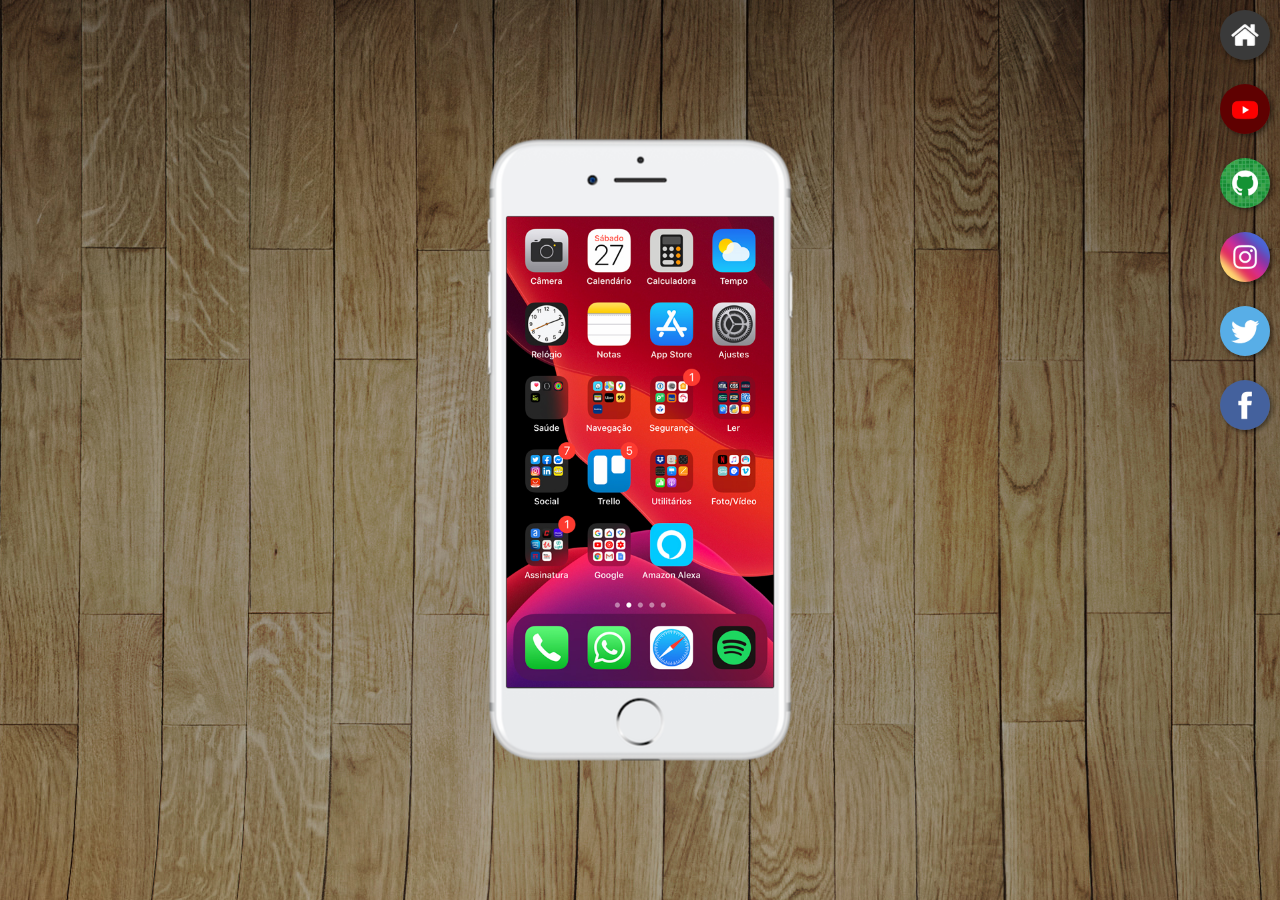
<file: index.html>
<!DOCTYPE html>
<html lang="pt-br">
<head>
  <meta charset="UTF-8">
  <meta http-equiv="X-UA-Compatible" content="IE=edge">
  <meta name="viewport" content="width=device-width, initial-scale=1.0">
  <title>Projeto Rede Sociais</title>
  <link rel="shortcut icon" href="4800288528350_3167506600137500_3119176027524024398_n.ico" type="image/x-icon">
  <link rel="stylesheet" href="estilos/style.css">
</head>
<body>
  <main>
    <section id="telefone">
      <iframe src="home.html" name="tela" id="tela" frameborder="0">
        Seu navegador não é compativel com iframes.
      </iframe>
    </section>
    <section id="redes-sociais">
      <a href="home.html" target="tela"><img src="imagens/logo-home.jpg" alt="Home"></a> <br>
      <a href="youtube.html" target="tela"><img src="imagens/logo-youtube.jpg" alt="Youtube"></a> <br>
      <a href="github.html" target="tela"><img src="imagens/logo-github.jpg" alt="GitHub"></a> <br>
      <a href="instagram.html" target="tela"><img src="imagens/logo-instagram.jpg" alt="Instagran"></a> <br>
      <a href="twitter.html" target="tela"><img src="imagens/logo-twitter.jpg" alt="Twitter"></a> <br>
      <a href="facebook.html" target="tela"><img src="imagens/logo-facebook.jpg" alt="Facebook"></a>
    </section>
  </main>
</body>
</html>
</file>
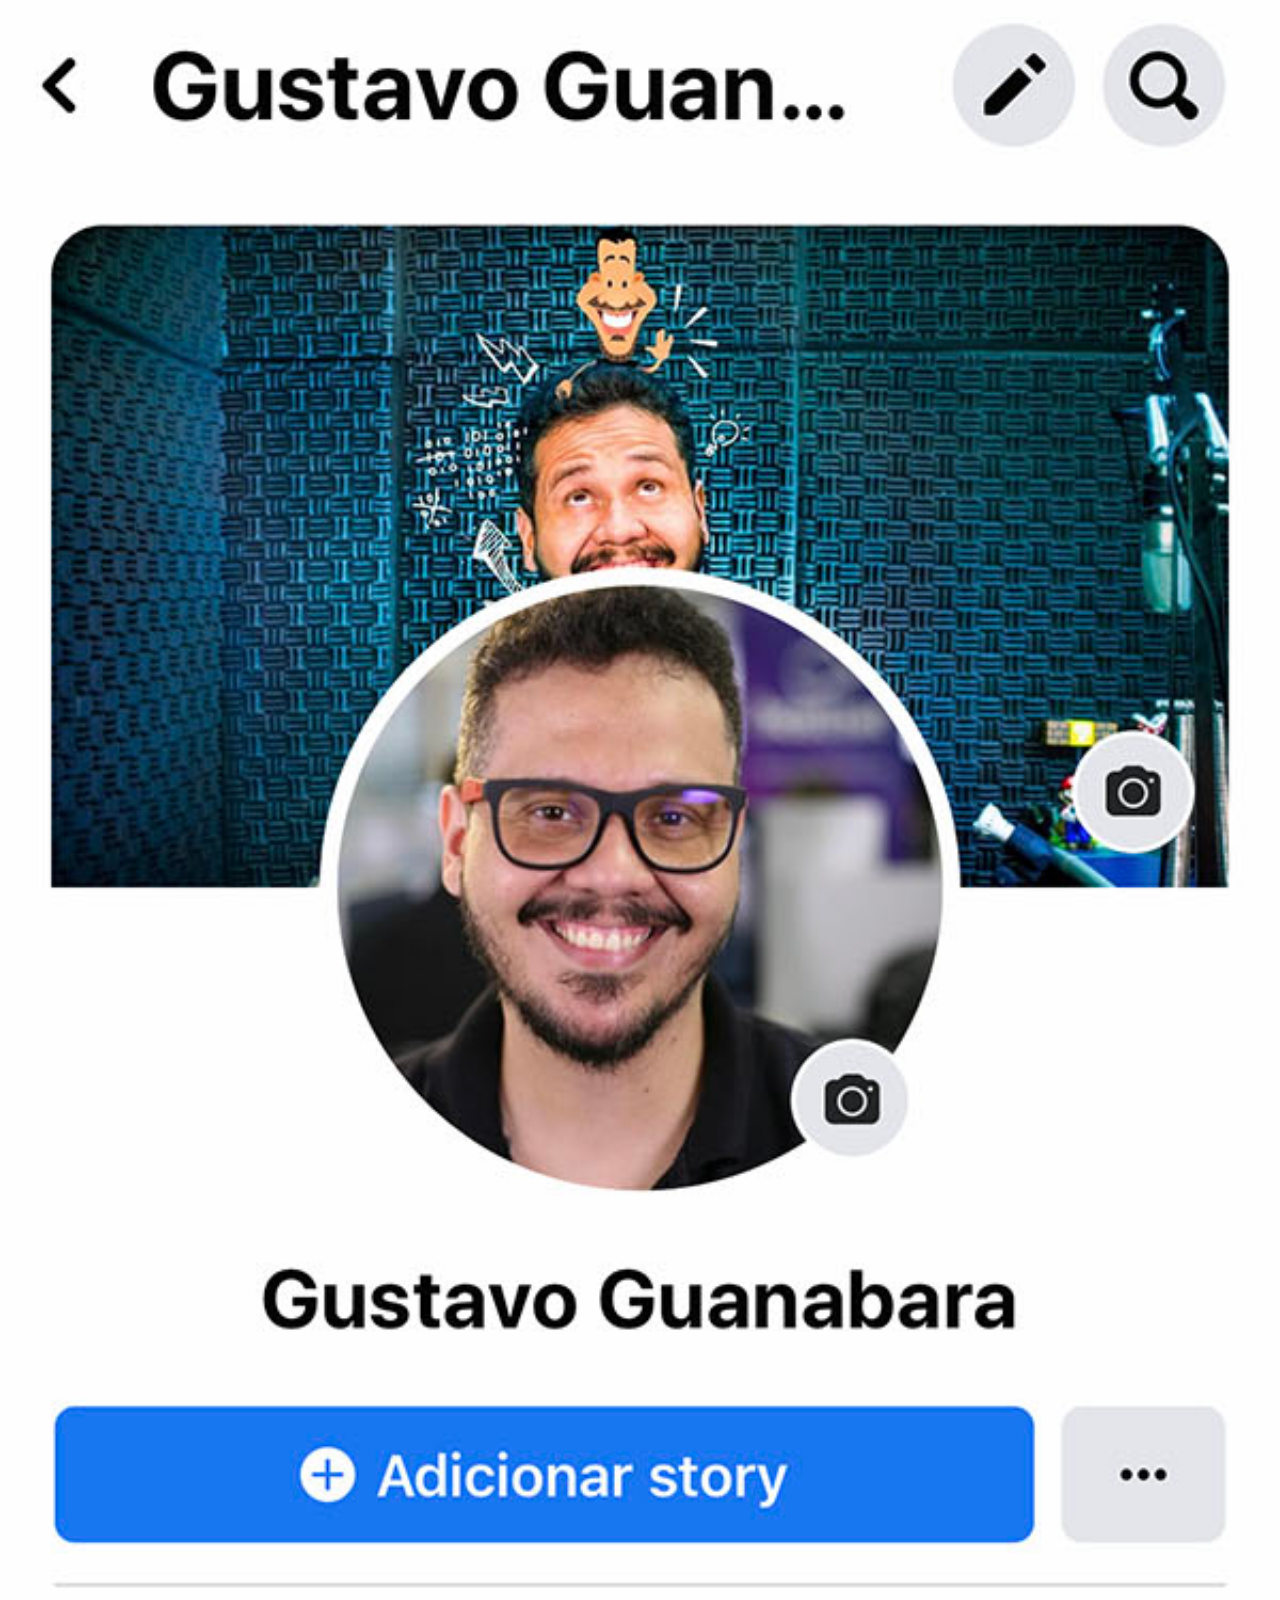
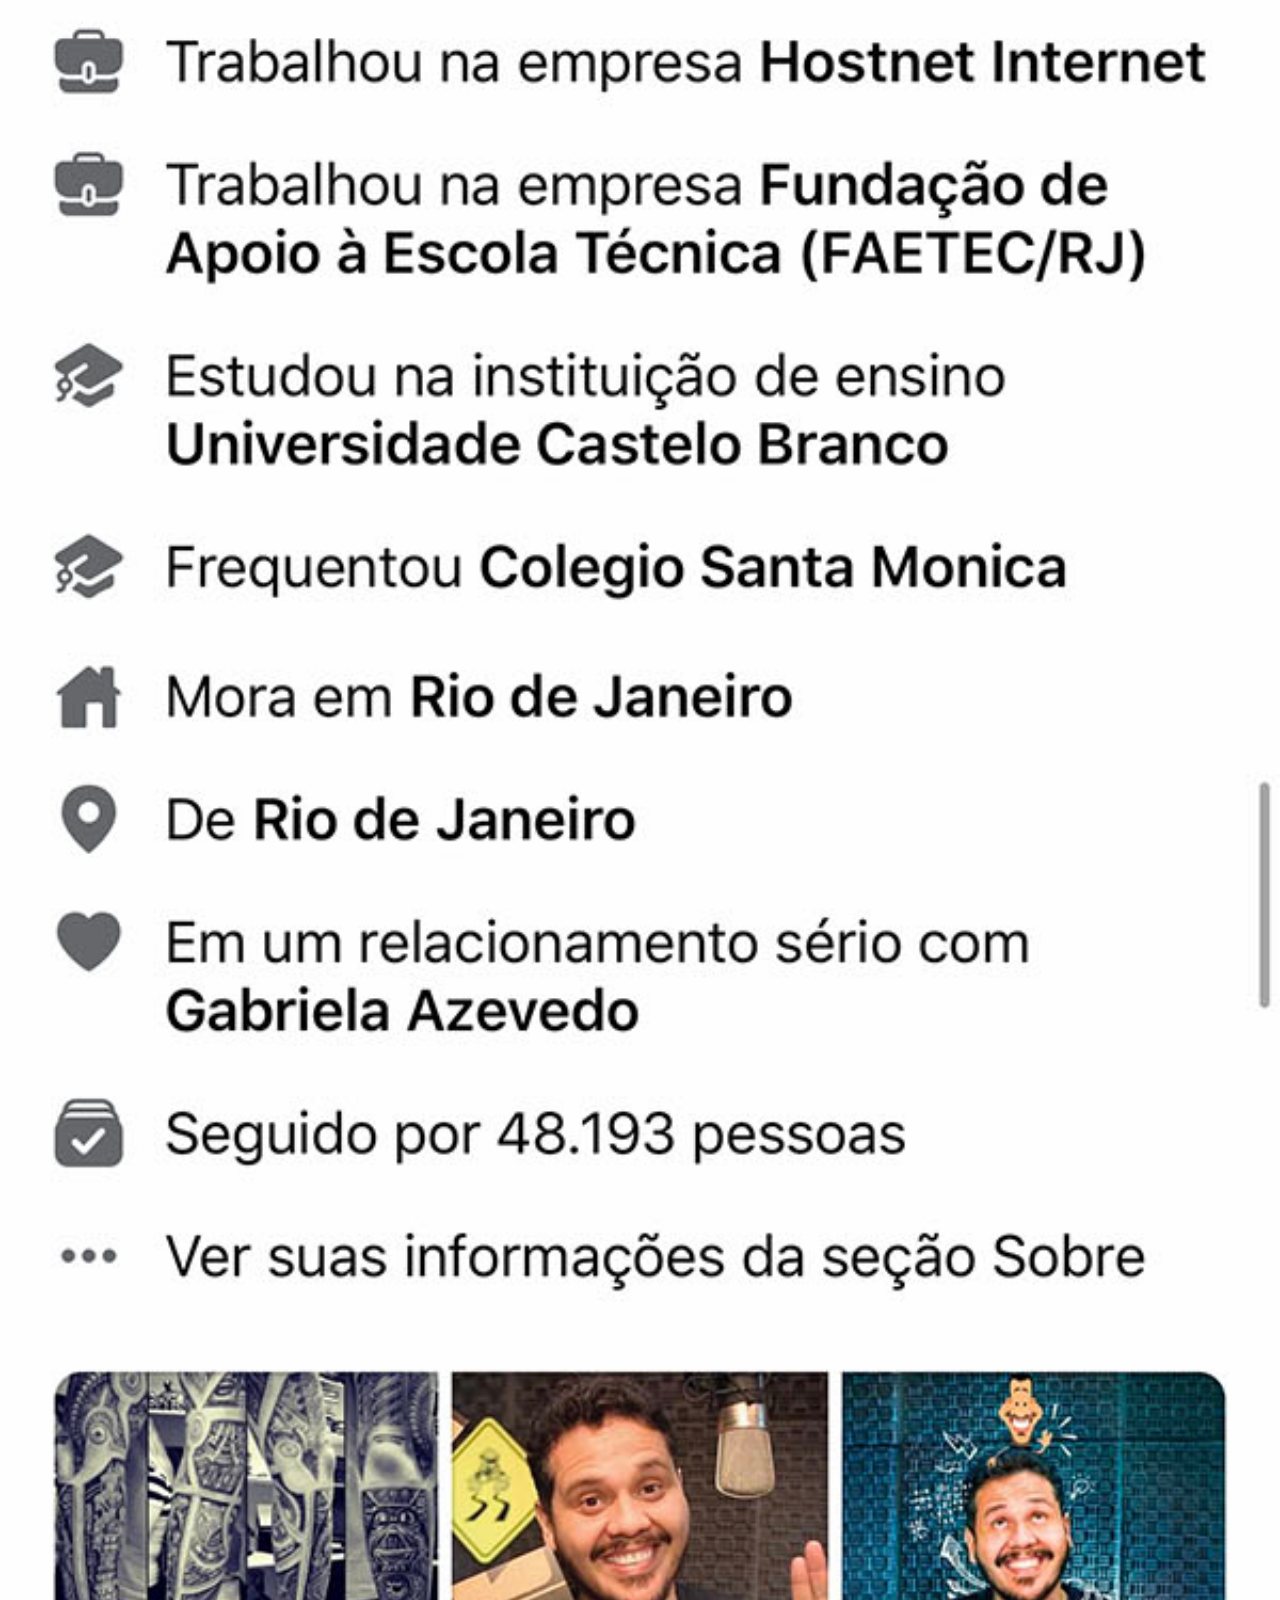
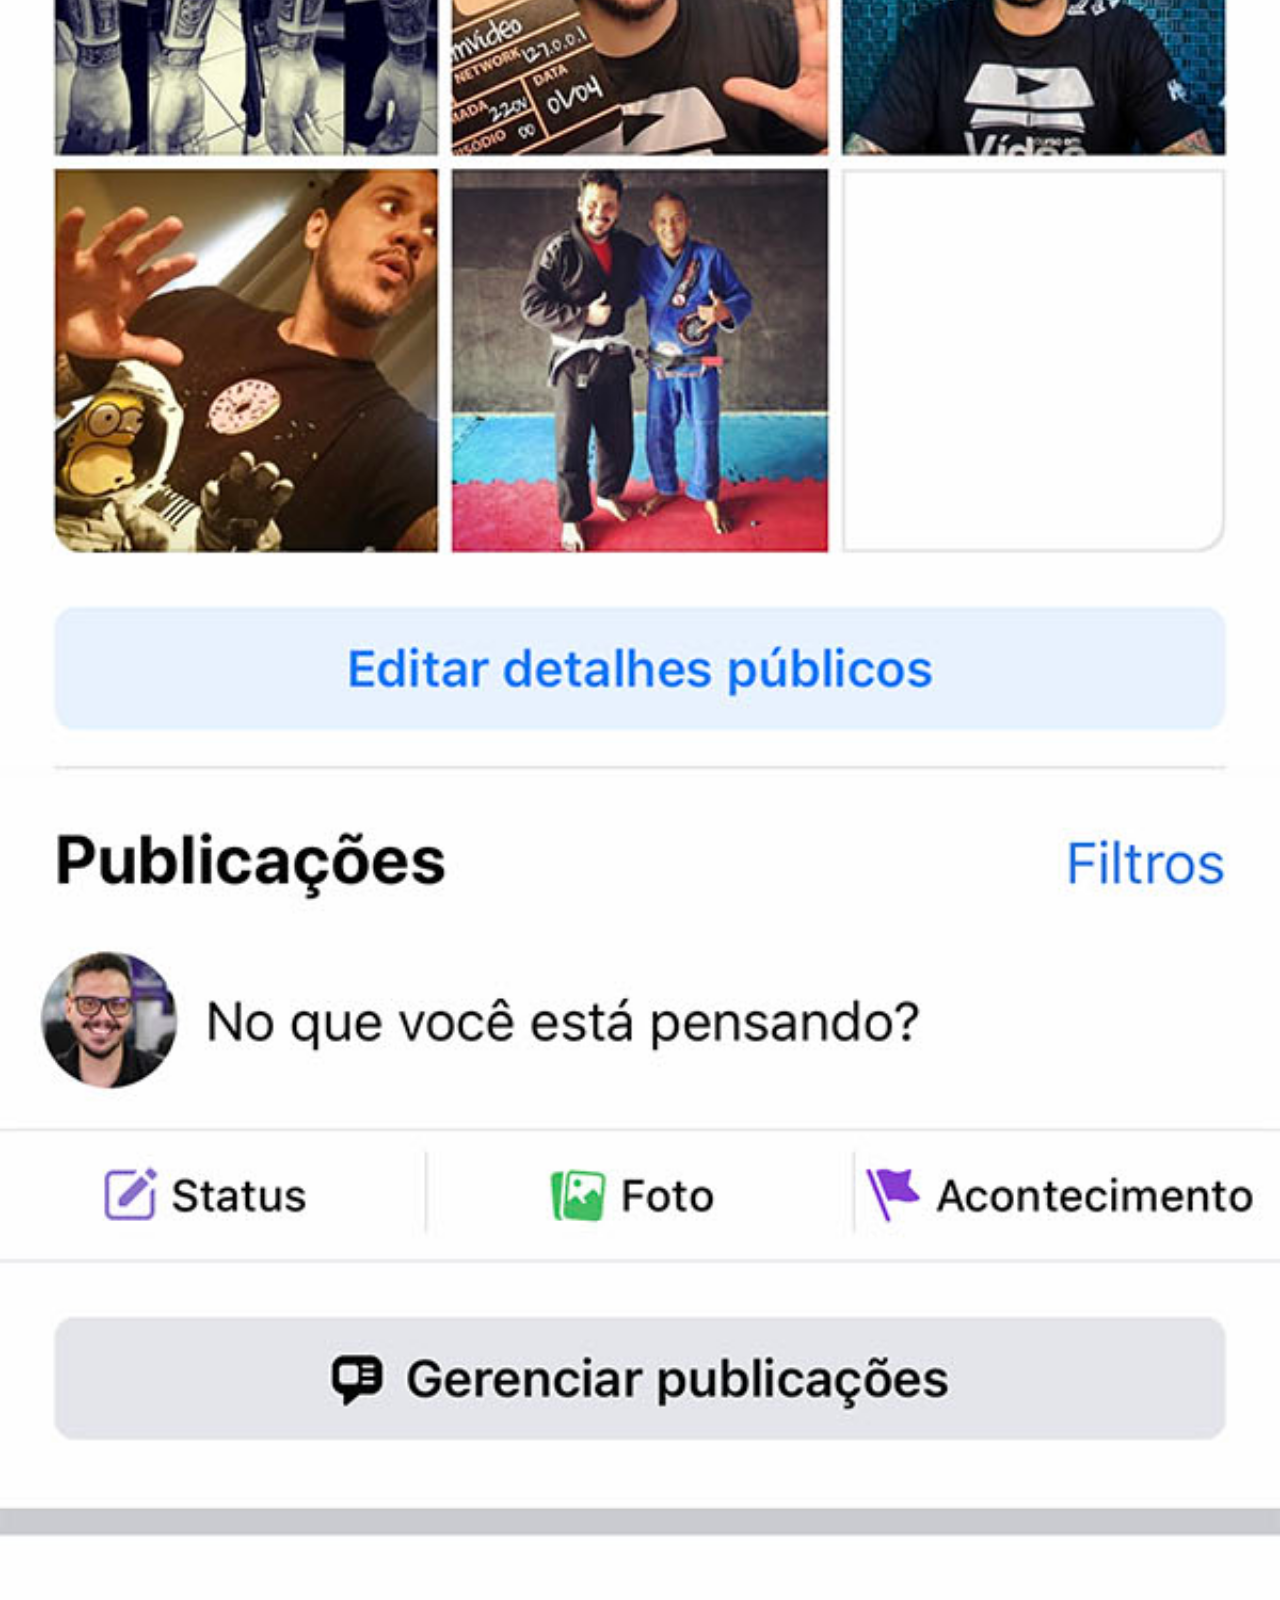
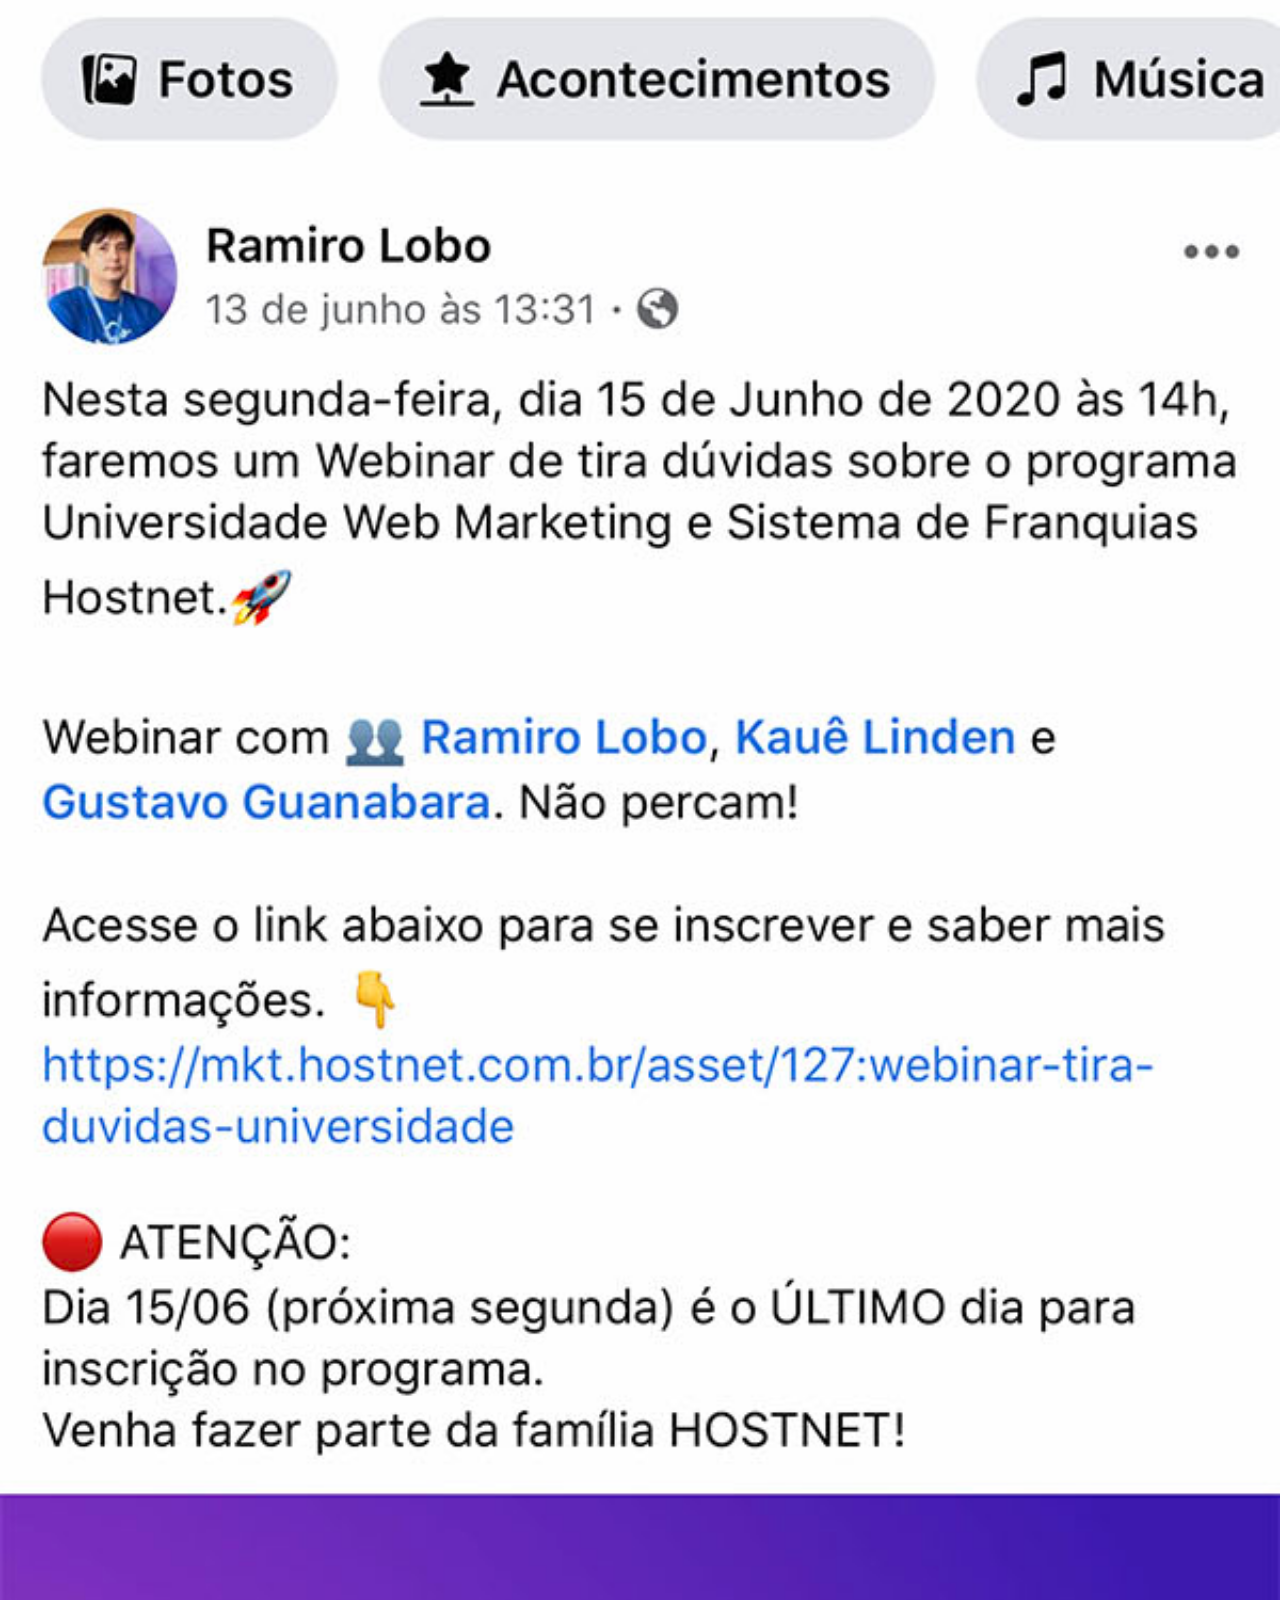
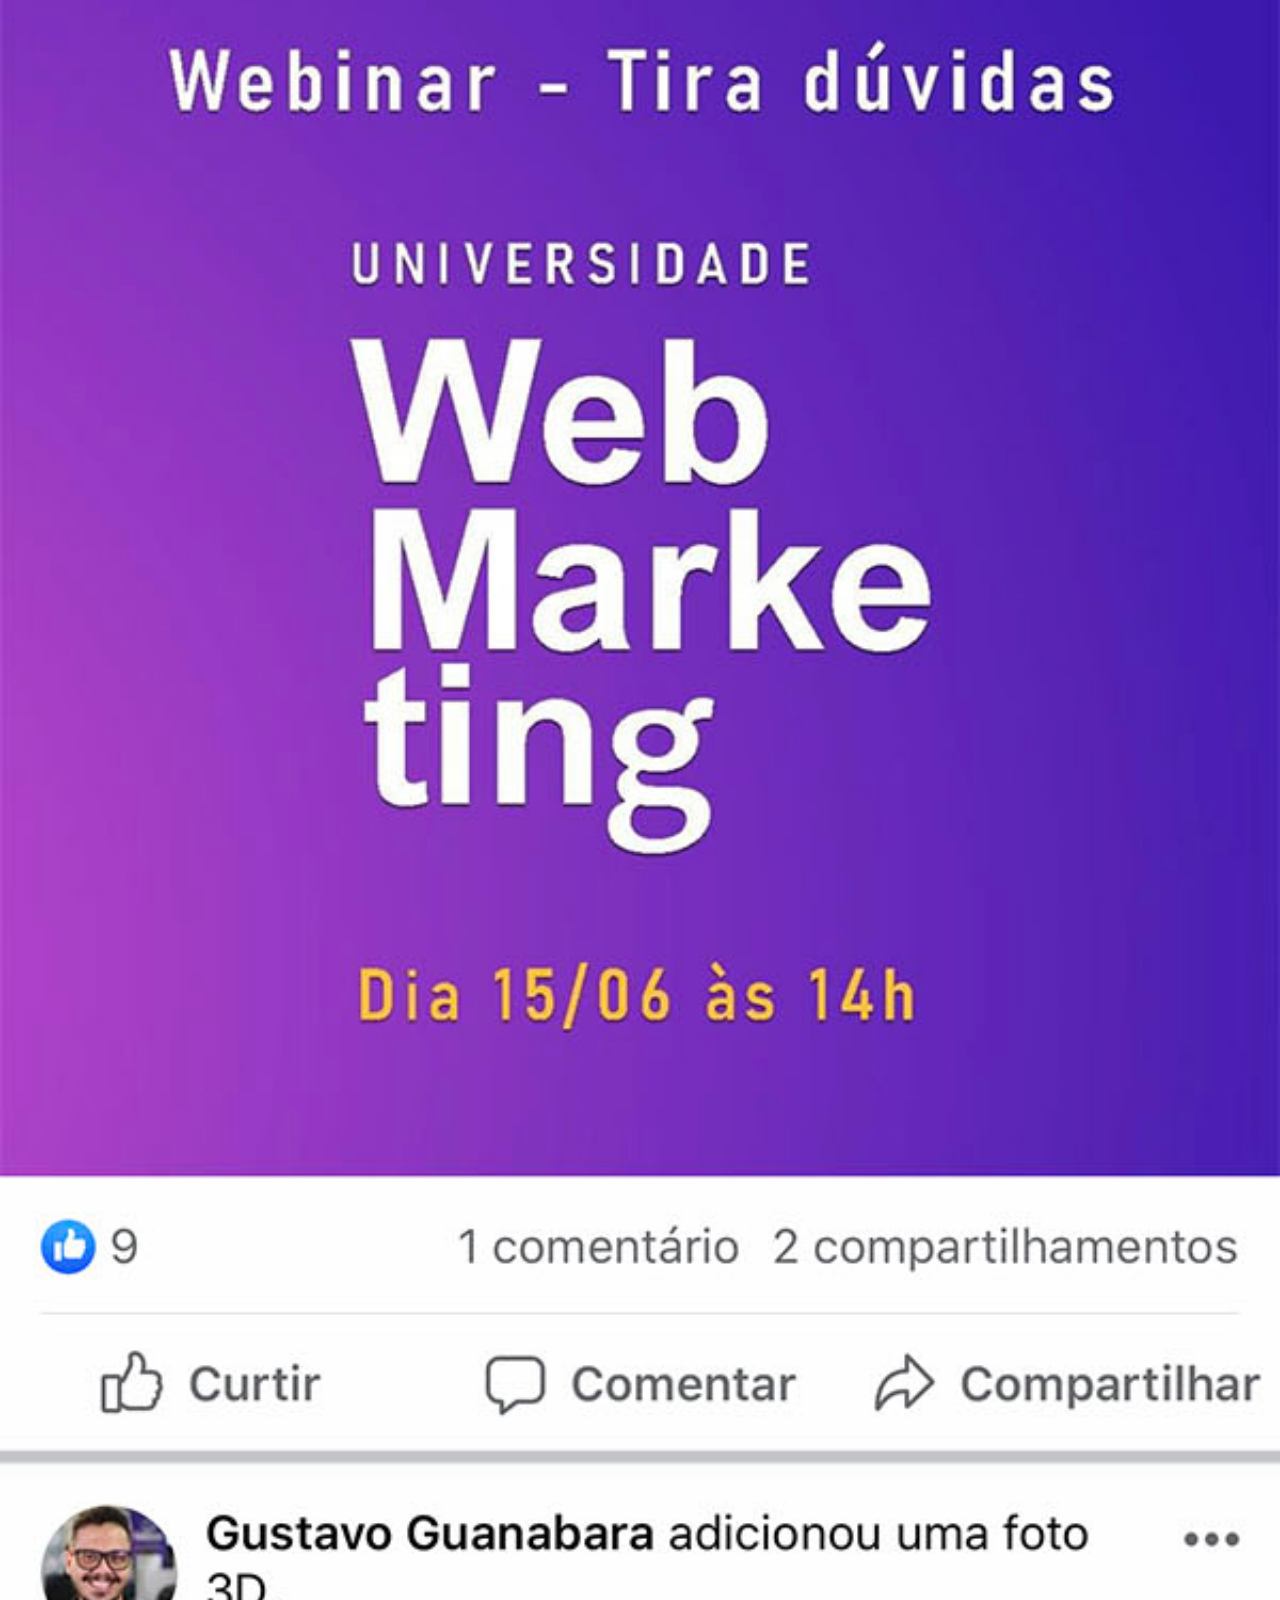
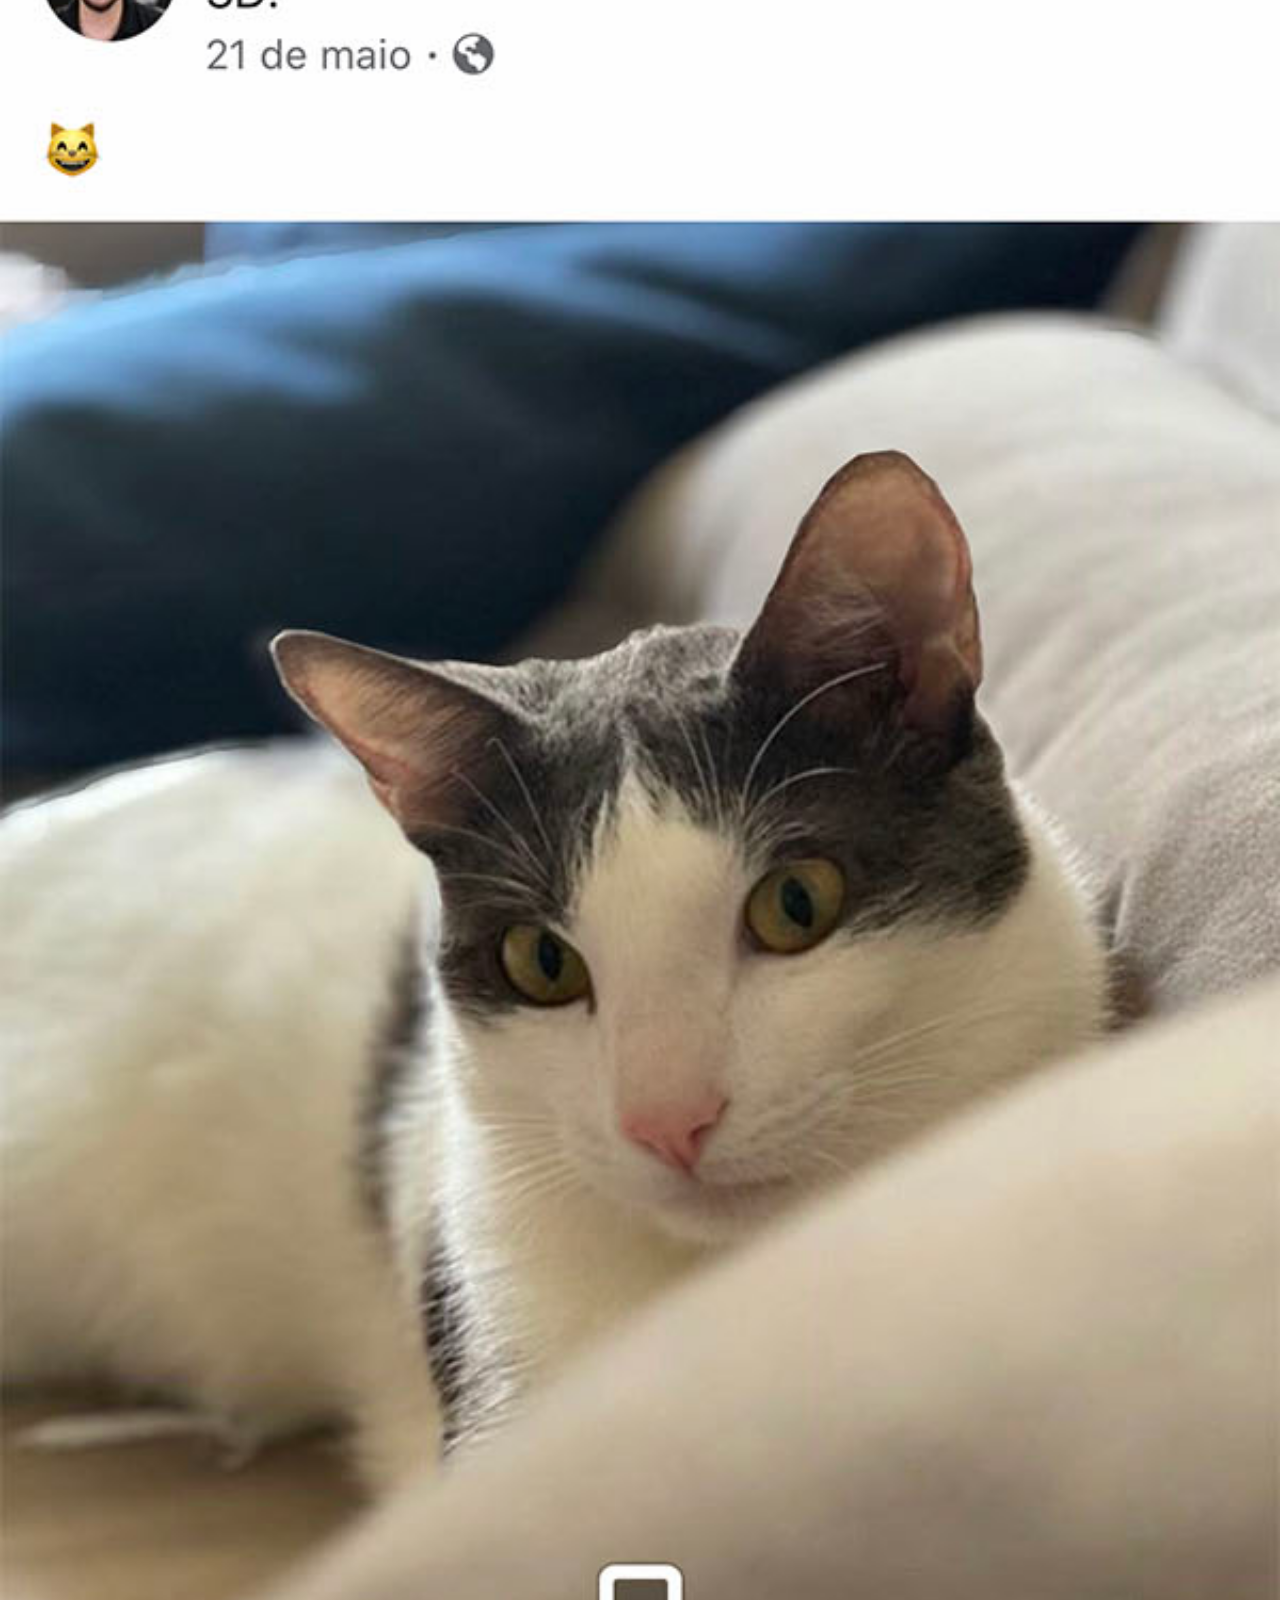
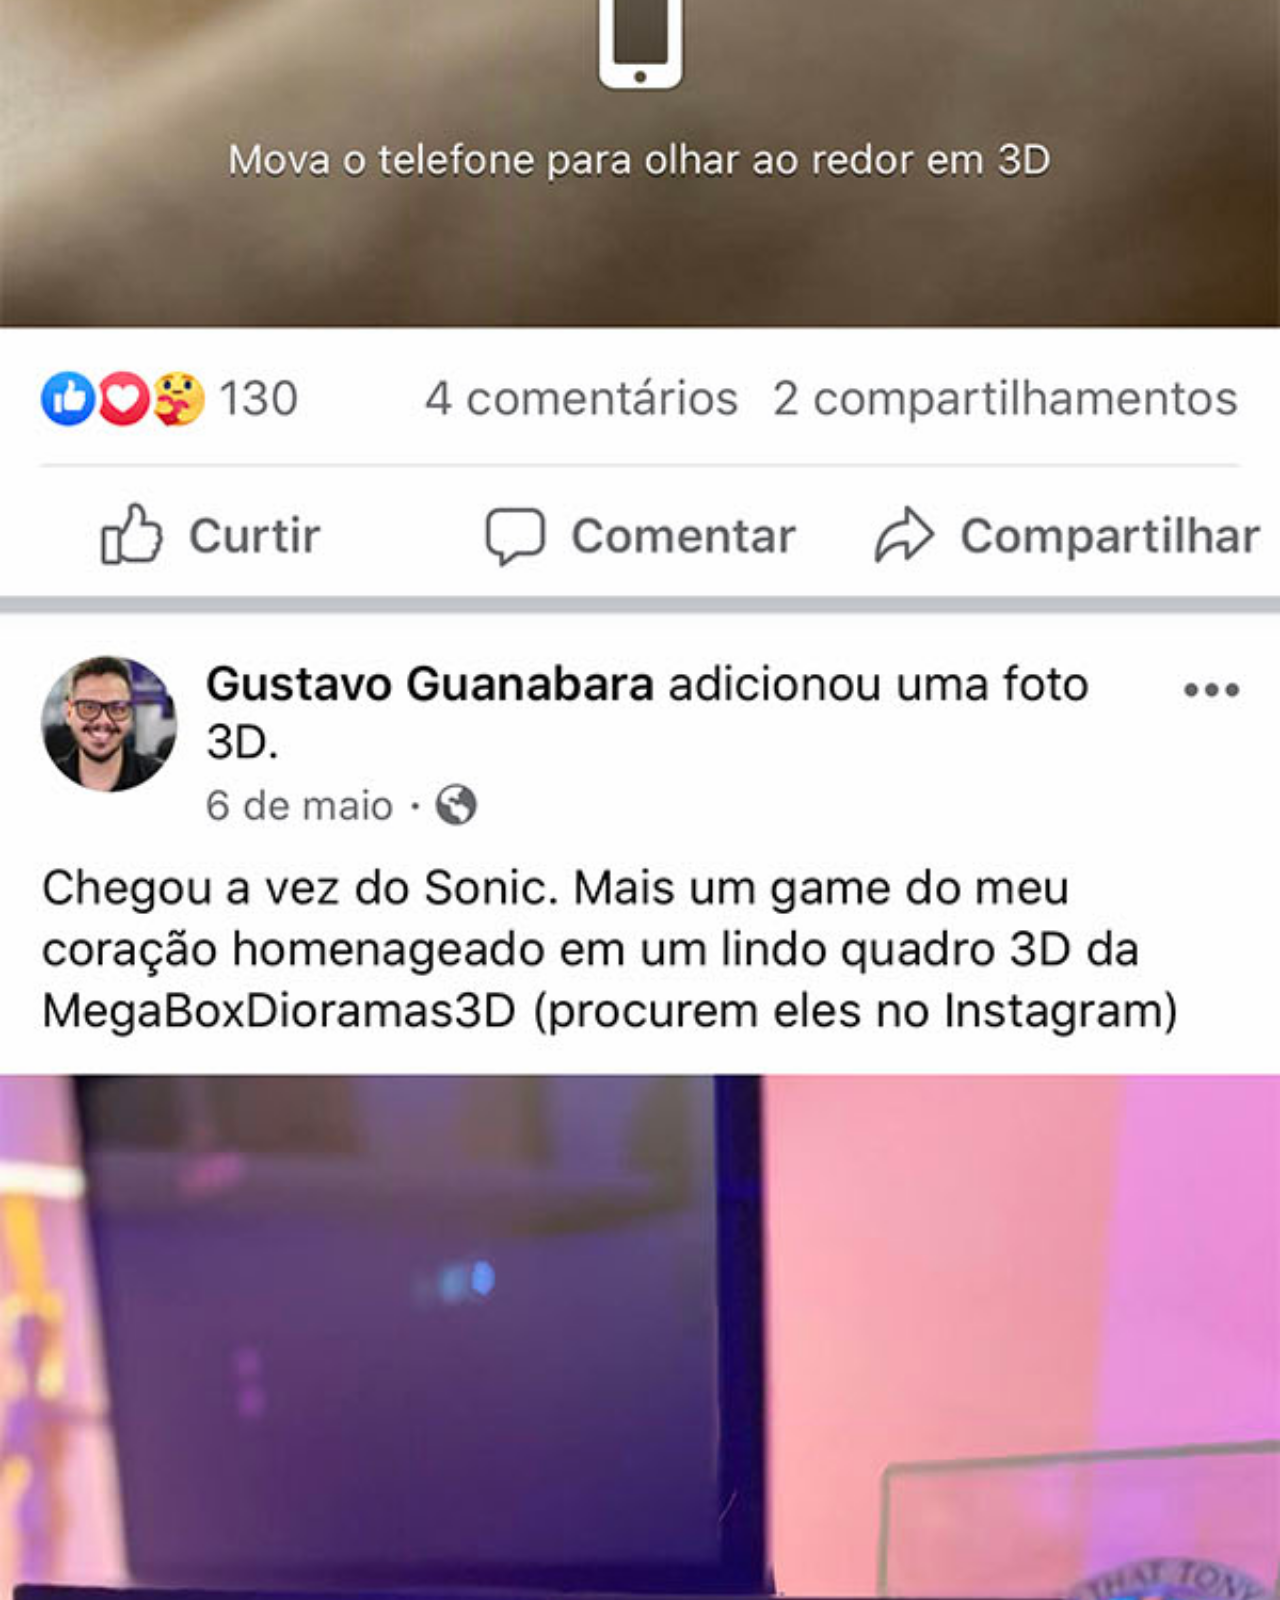
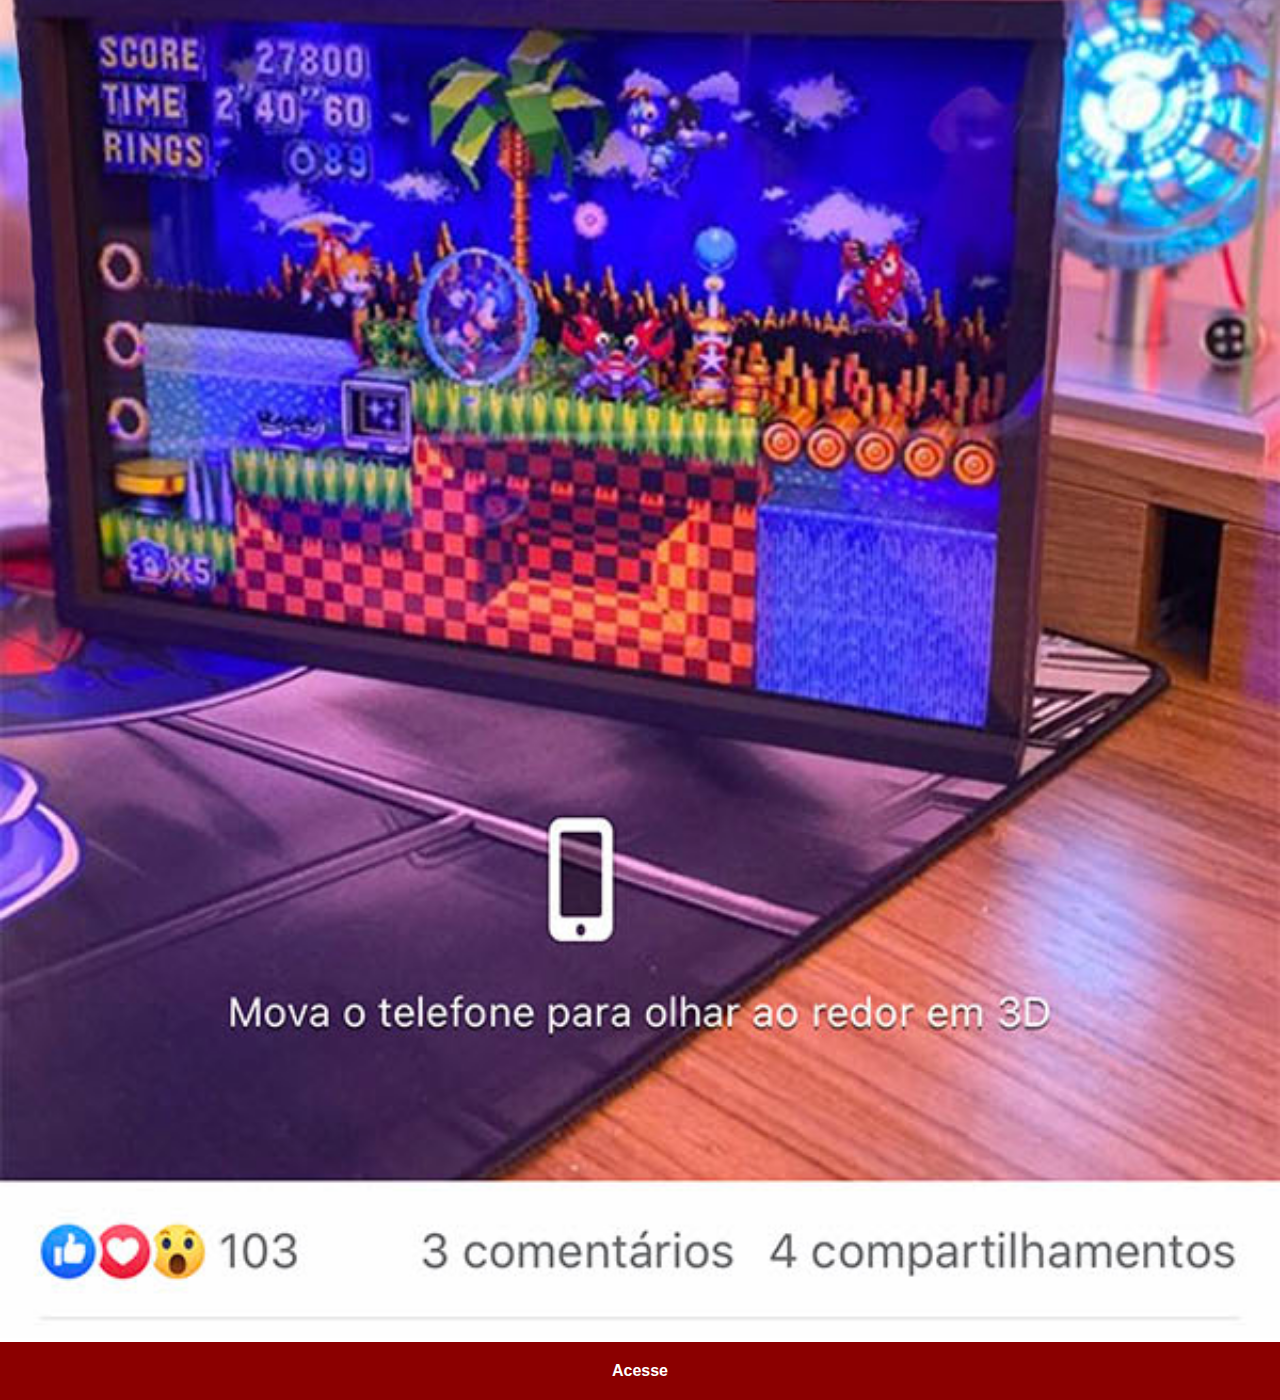
<file: facebook.html>
<!DOCTYPE html>
<html lang="pt-br">
<head>
  <meta charset="UTF-8">
  <meta http-equiv="X-UA-Compatible" content="IE=edge">
  <meta name="viewport" content="width=device-width, initial-scale=1.0">
  <title>Facebook</title>
  <link rel="stylesheet" href="estilos/social.css">
</head>
<body>
  <img src="imagens/tela-facebook.jpg" alt="Facebook">
  <a href="https://www.facebook.com/pablo.morais.5458" target="_blank">Acesse</a>
</body>
</html>
</file>
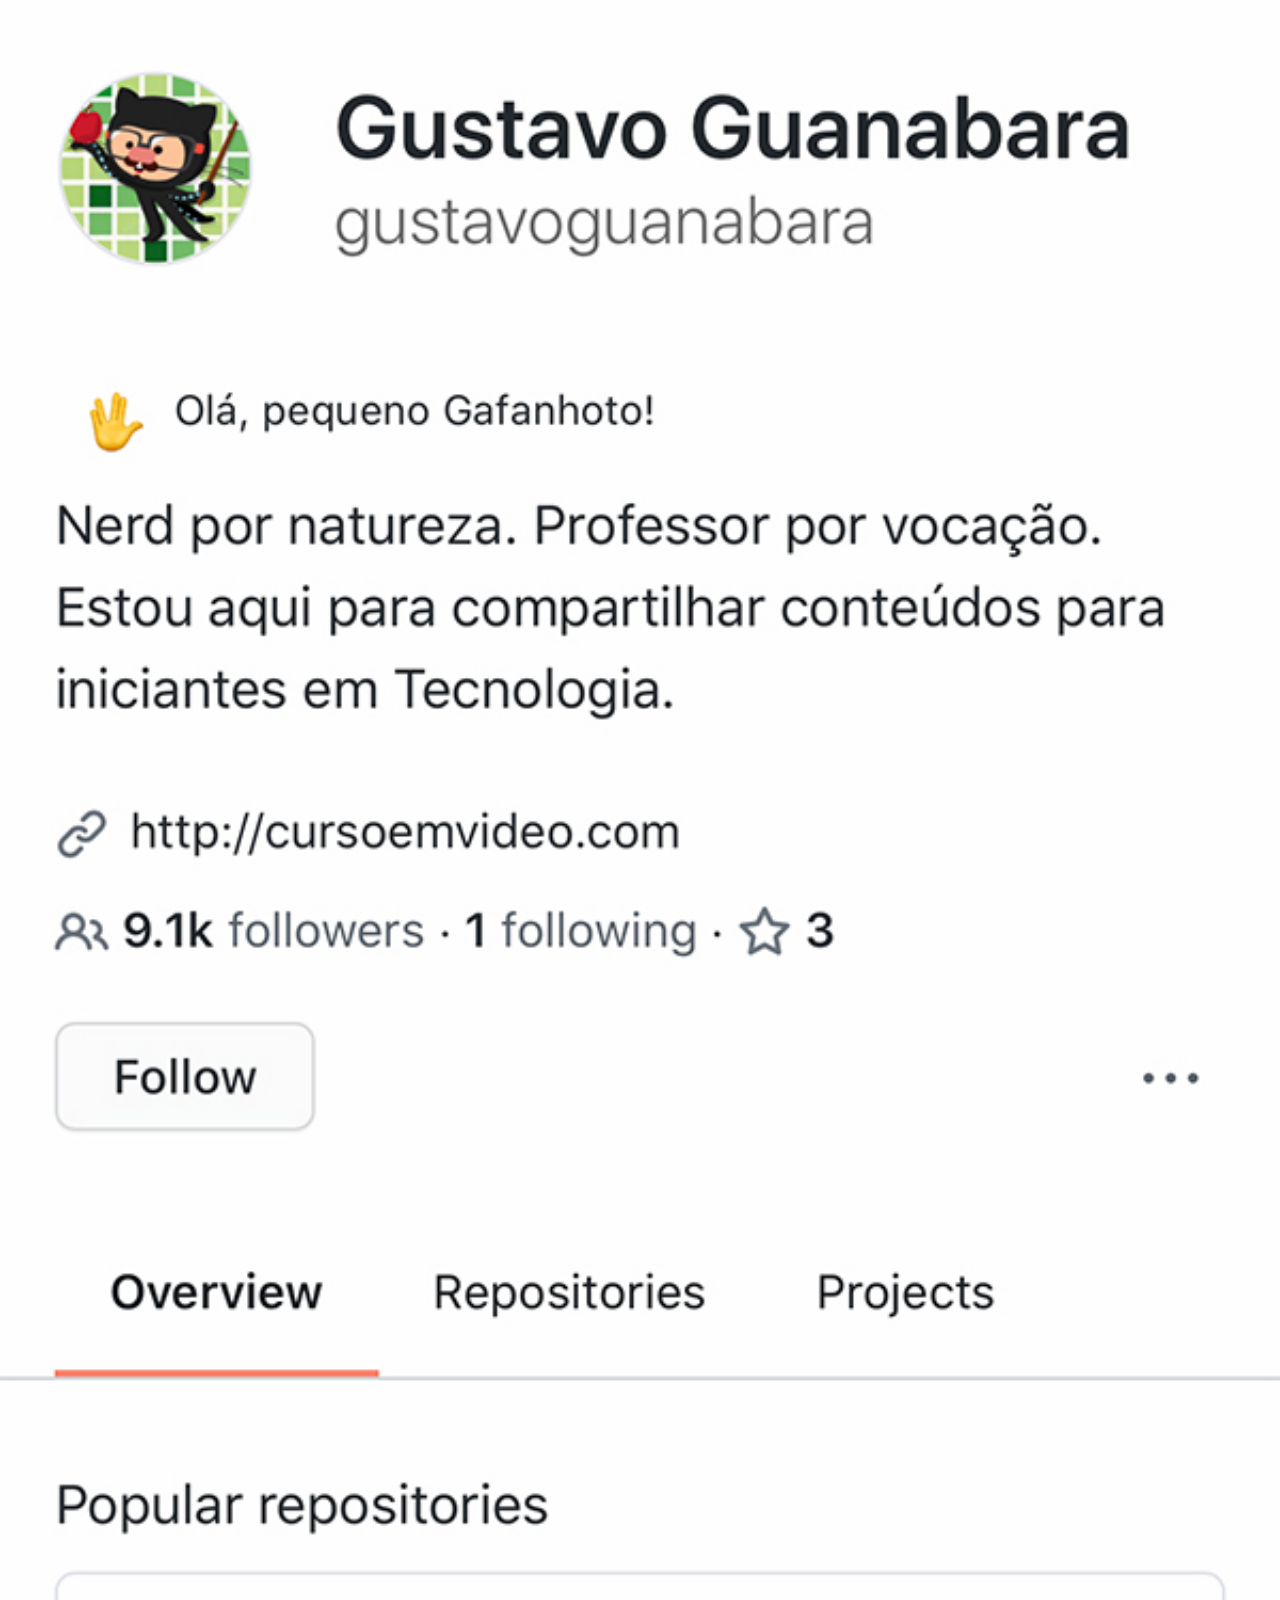
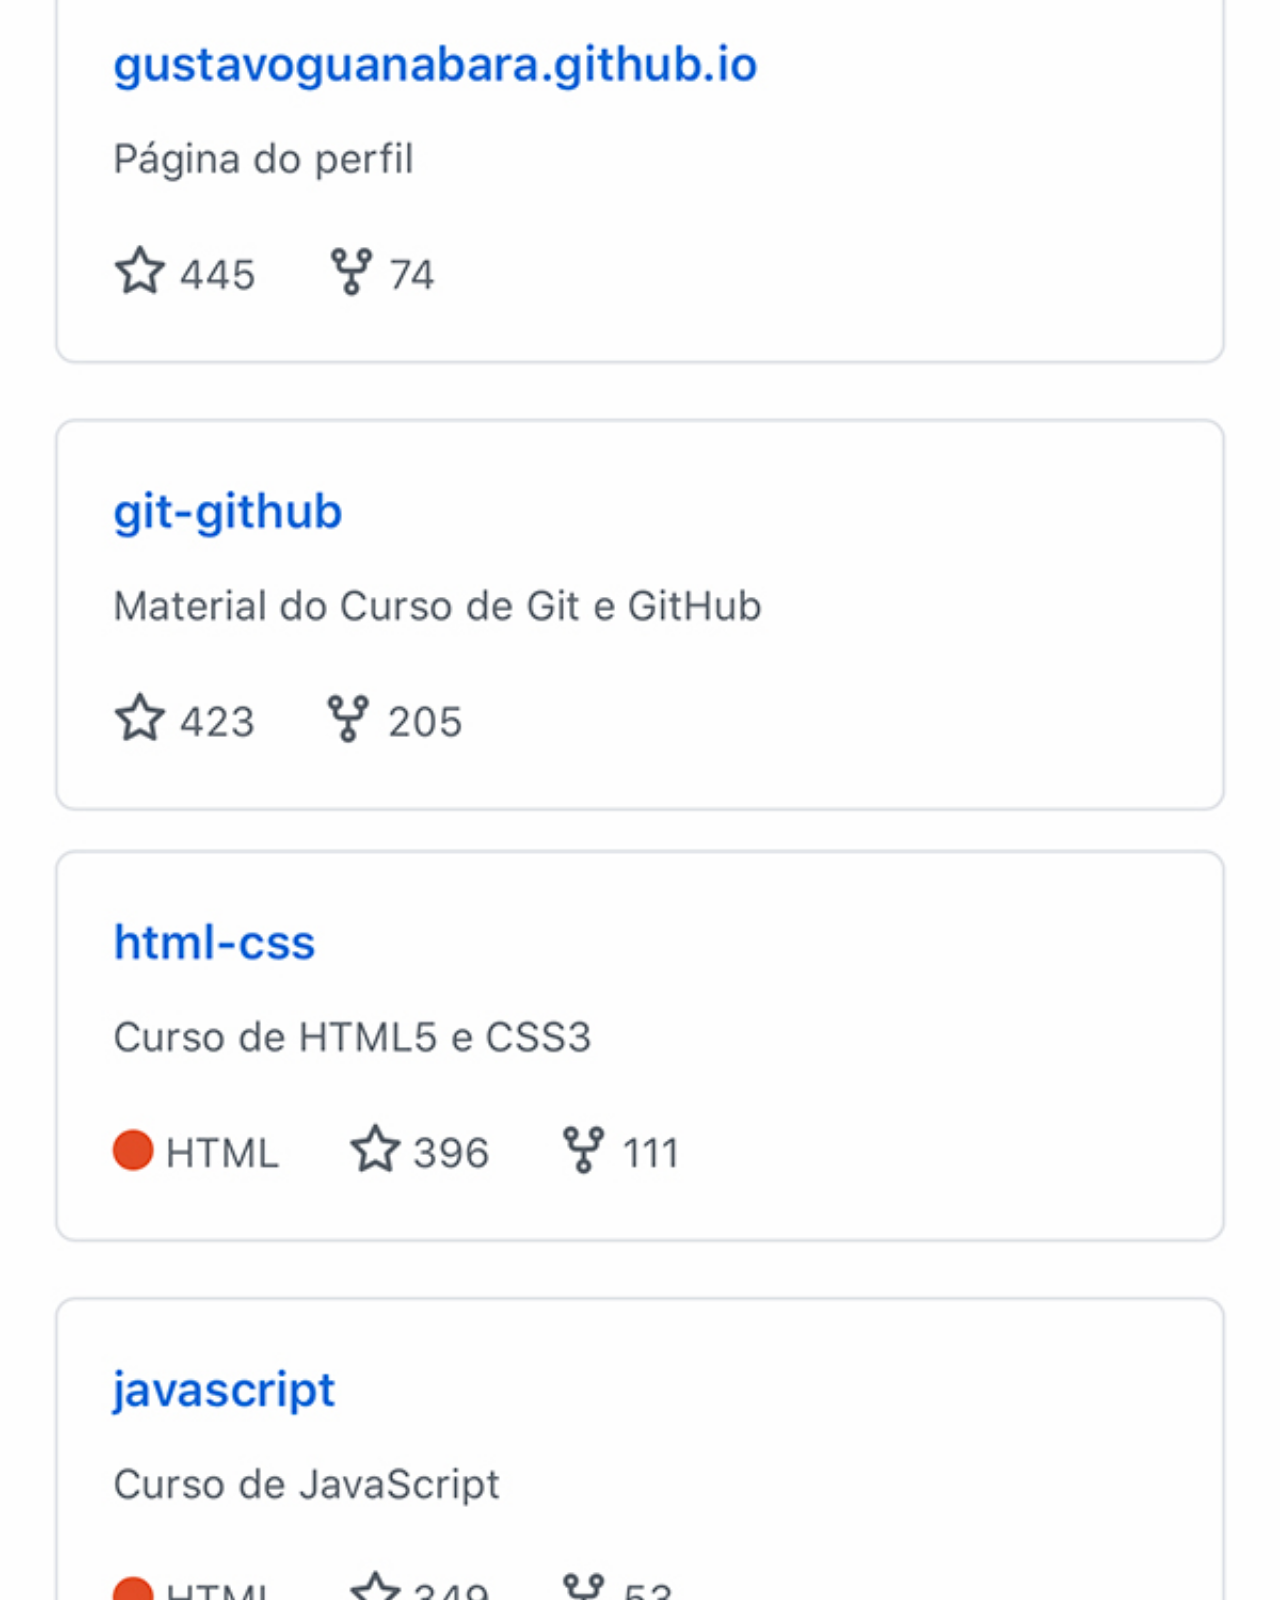
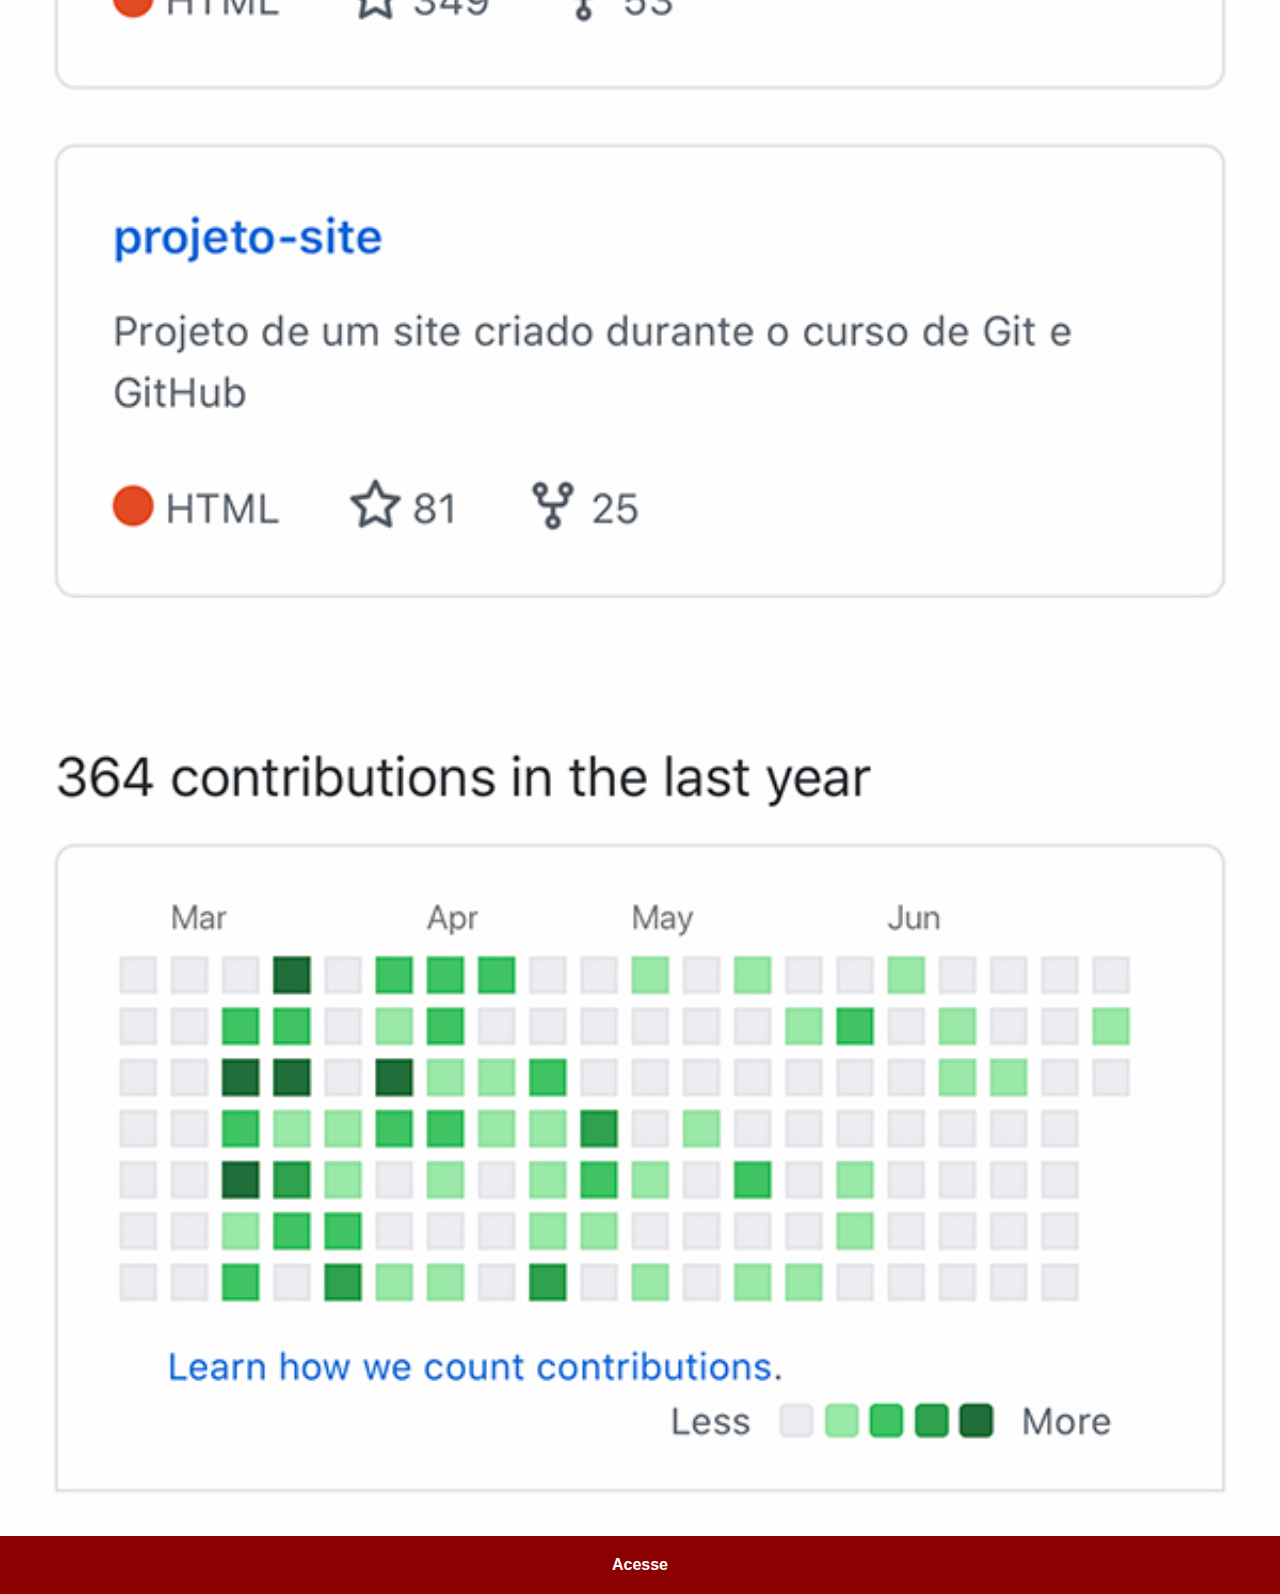
<file: github.html>
<!DOCTYPE html>
<html lang="pt-br">
<head>
  <meta charset="UTF-8">
  <meta http-equiv="X-UA-Compatible" content="IE=edge">
  <meta name="viewport" content="width=device-width, initial-scale=1.0">
  <title>GitHub</title>
  <link rel="stylesheet" href="estilos/social.css">
</head>
<body>
  <img src="imagens/tela-github.jpg" alt="GitHub">
  <a href="https://github.com/Pablo-Morais1989" target="_blank">Acesse</a>
</body>
</html>
</file>
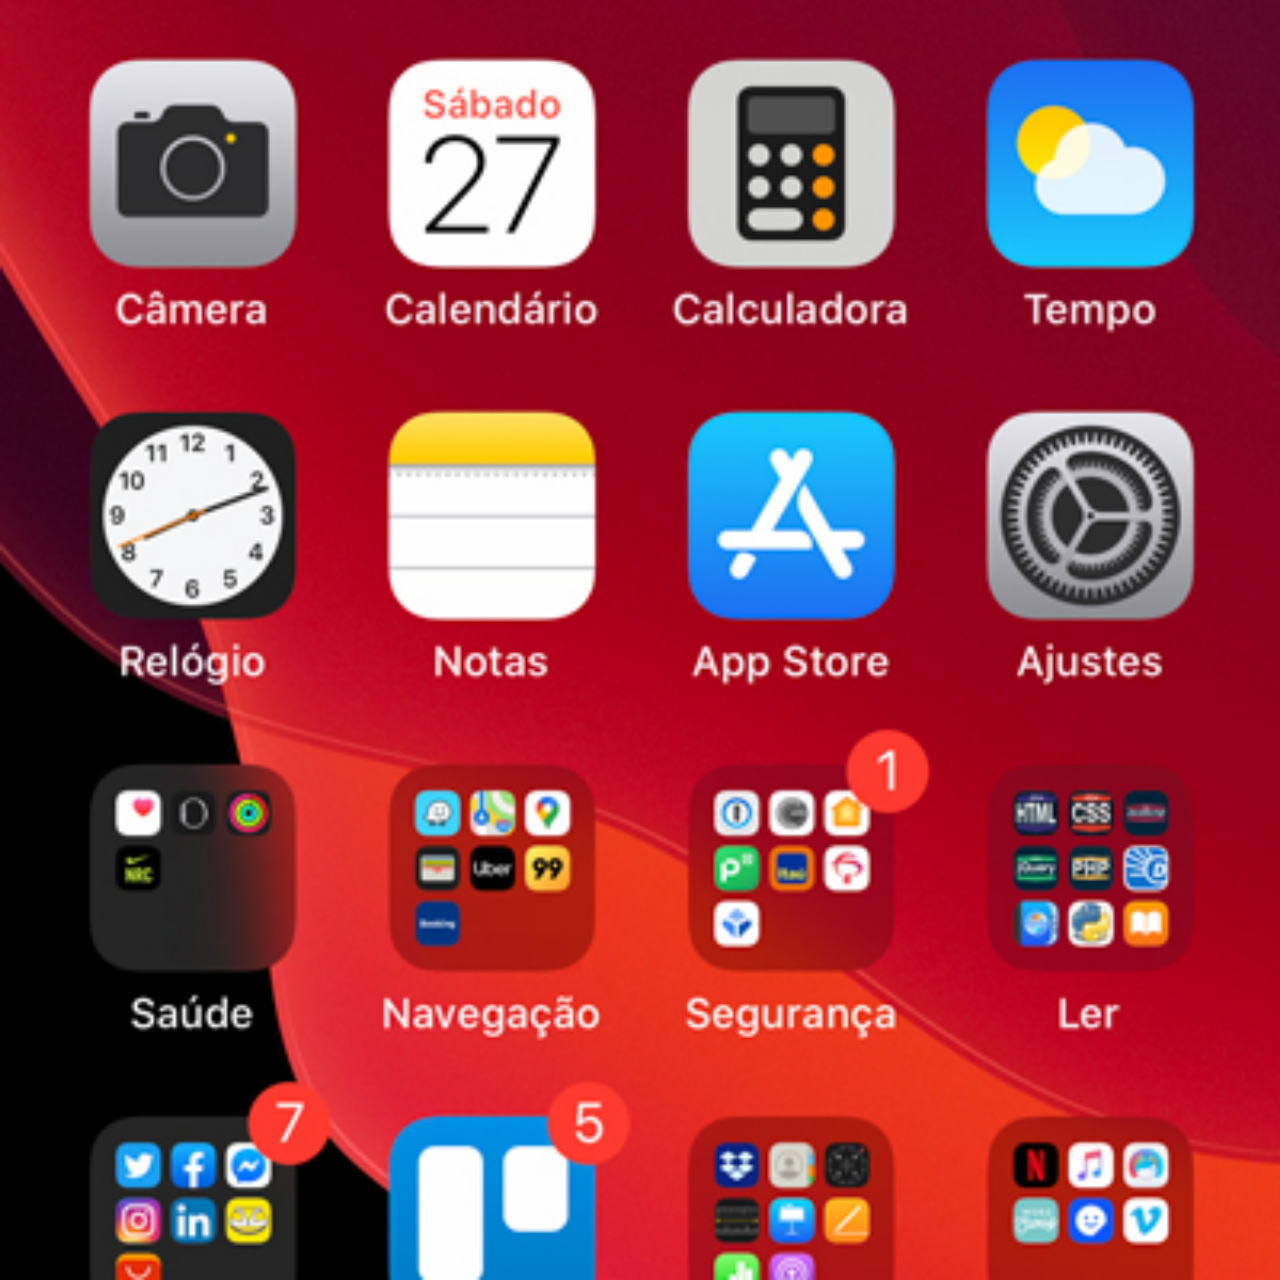
<file: home.html>
<!DOCTYPE html>
<html lang="en">
<head>
  <meta charset="UTF-8">
  <meta http-equiv="X-UA-Compatible" content="IE=edge">
  <meta name="viewport" content="width=device-width, initial-scale=1.0">
  <title>Home</title>
  <style>
    * {
      margin: 0px;
      padding: 0px;
    }

    body {
      width: 100vw;
      height: 100vw;
      background: black url(imagens/tela-home.jpg) no-repeat top center;
      background-size: cover;
    }
  </style>
</head>
<body>
  
</body>
</html>
</file>
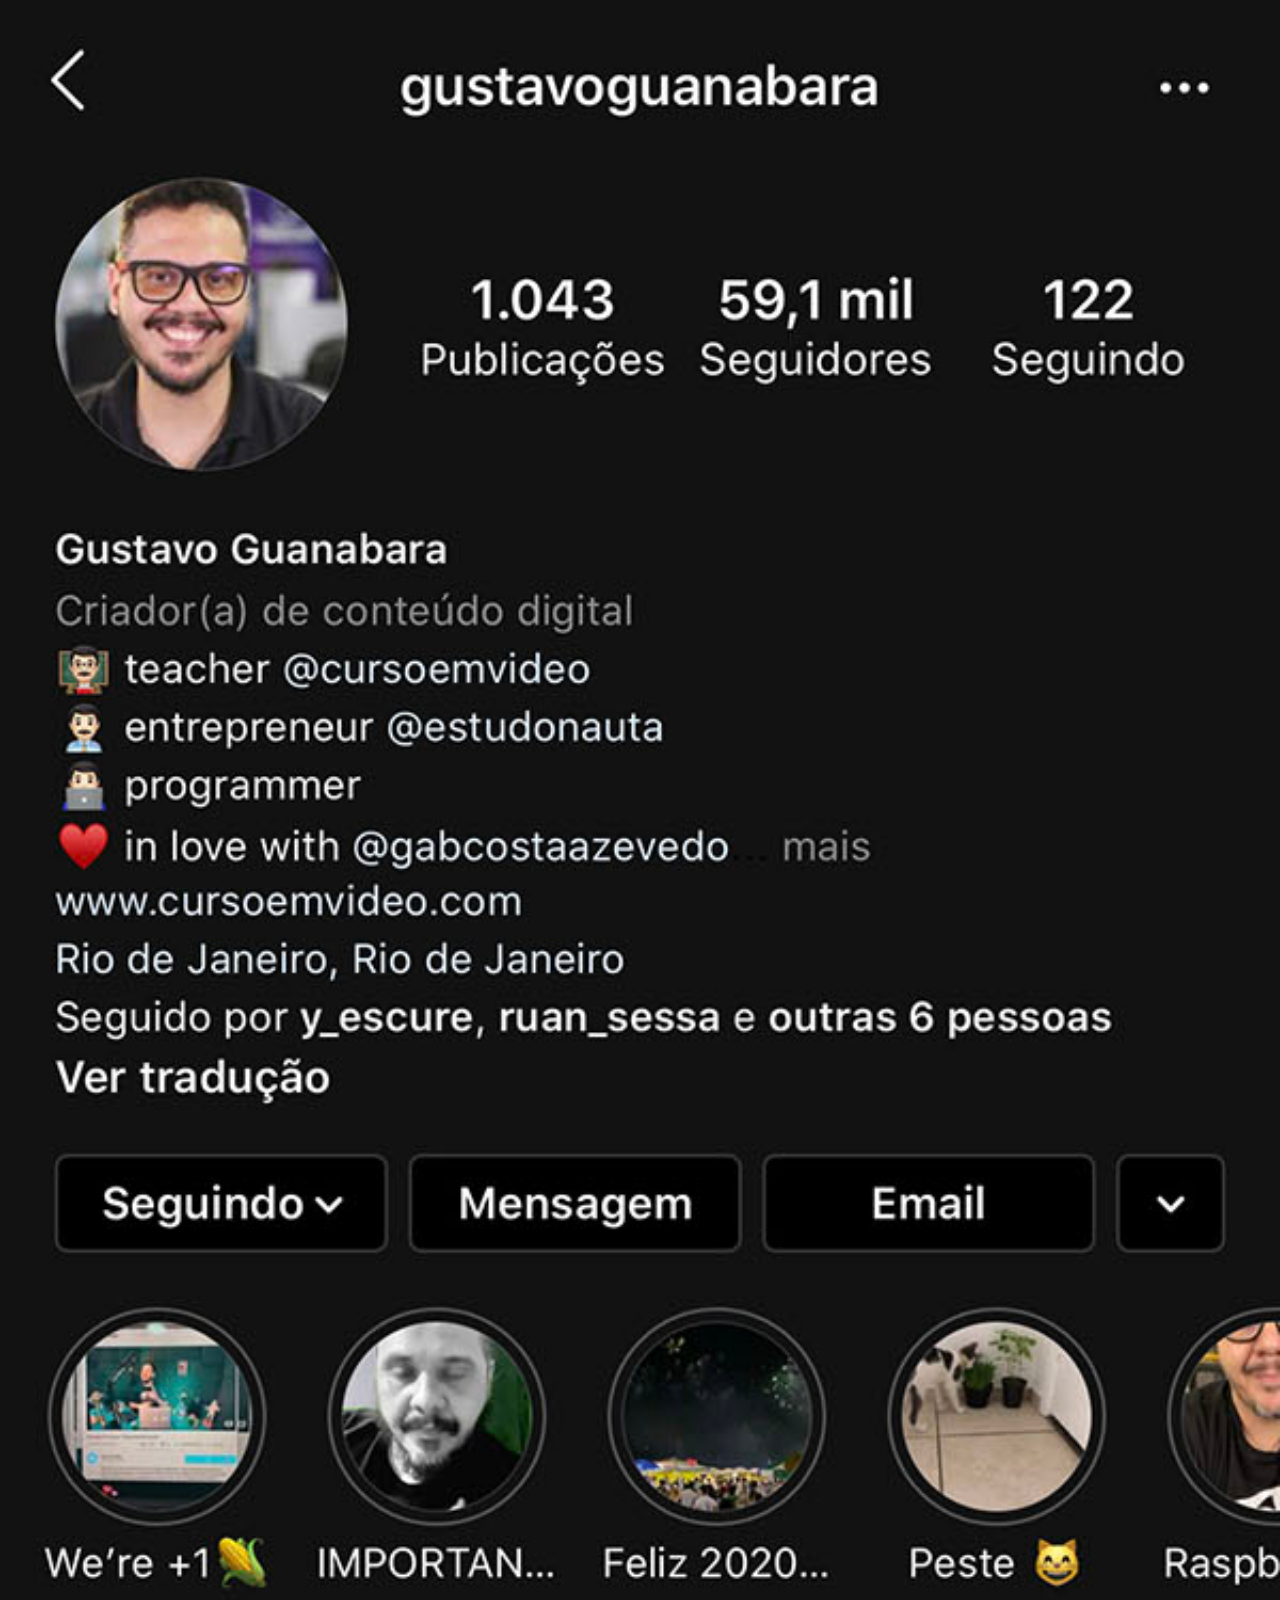
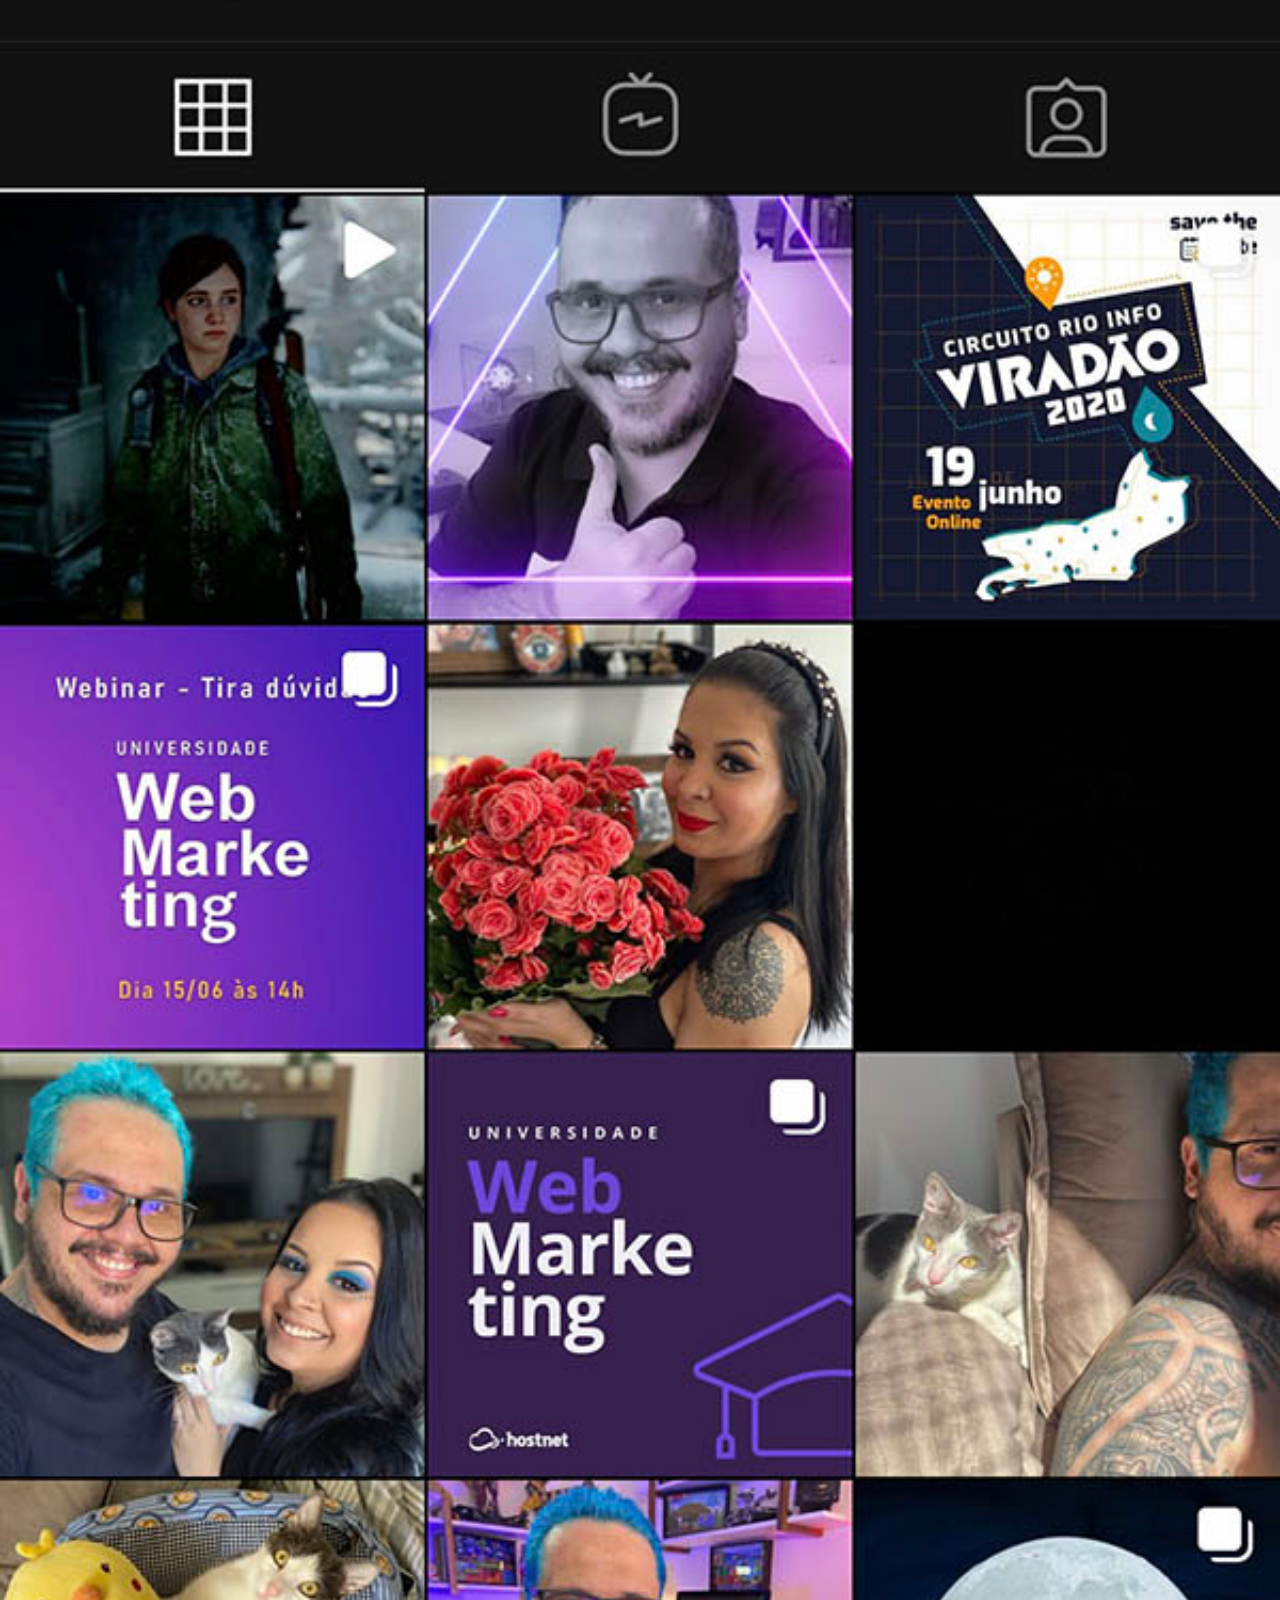
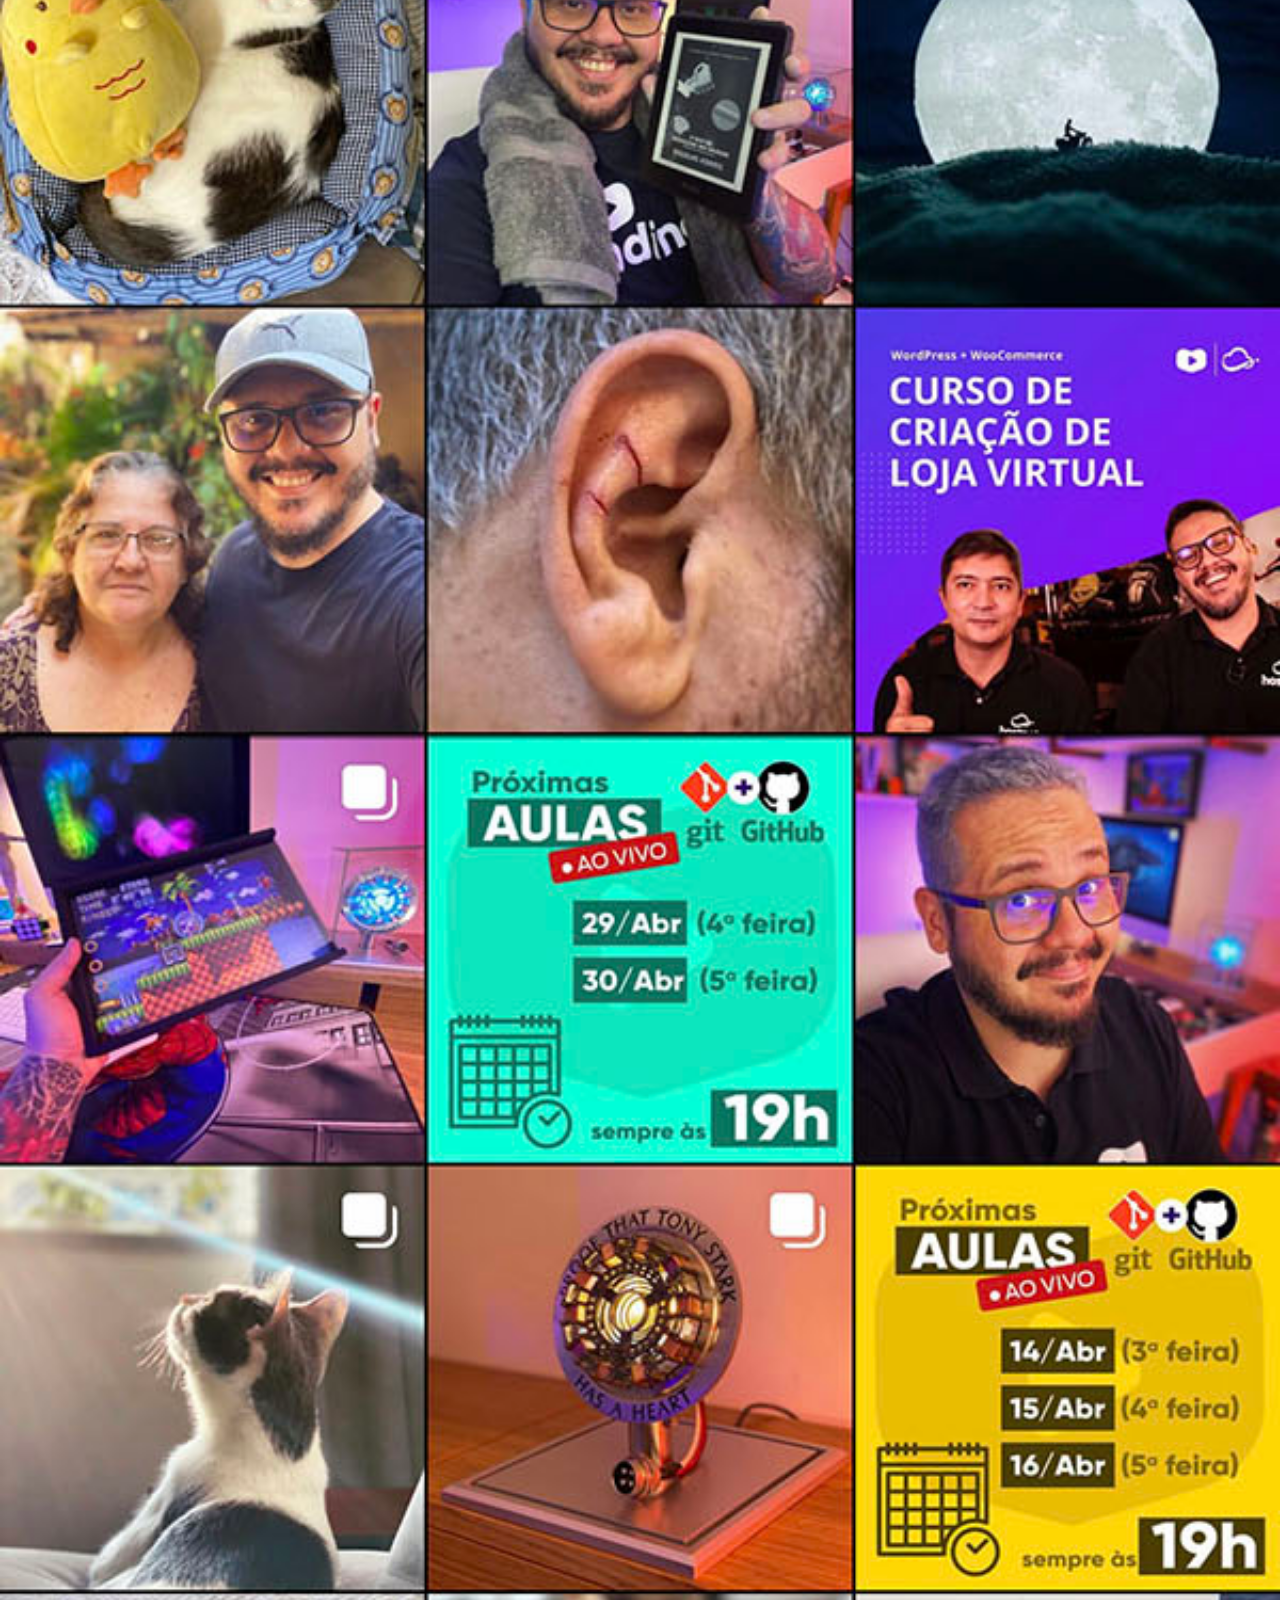
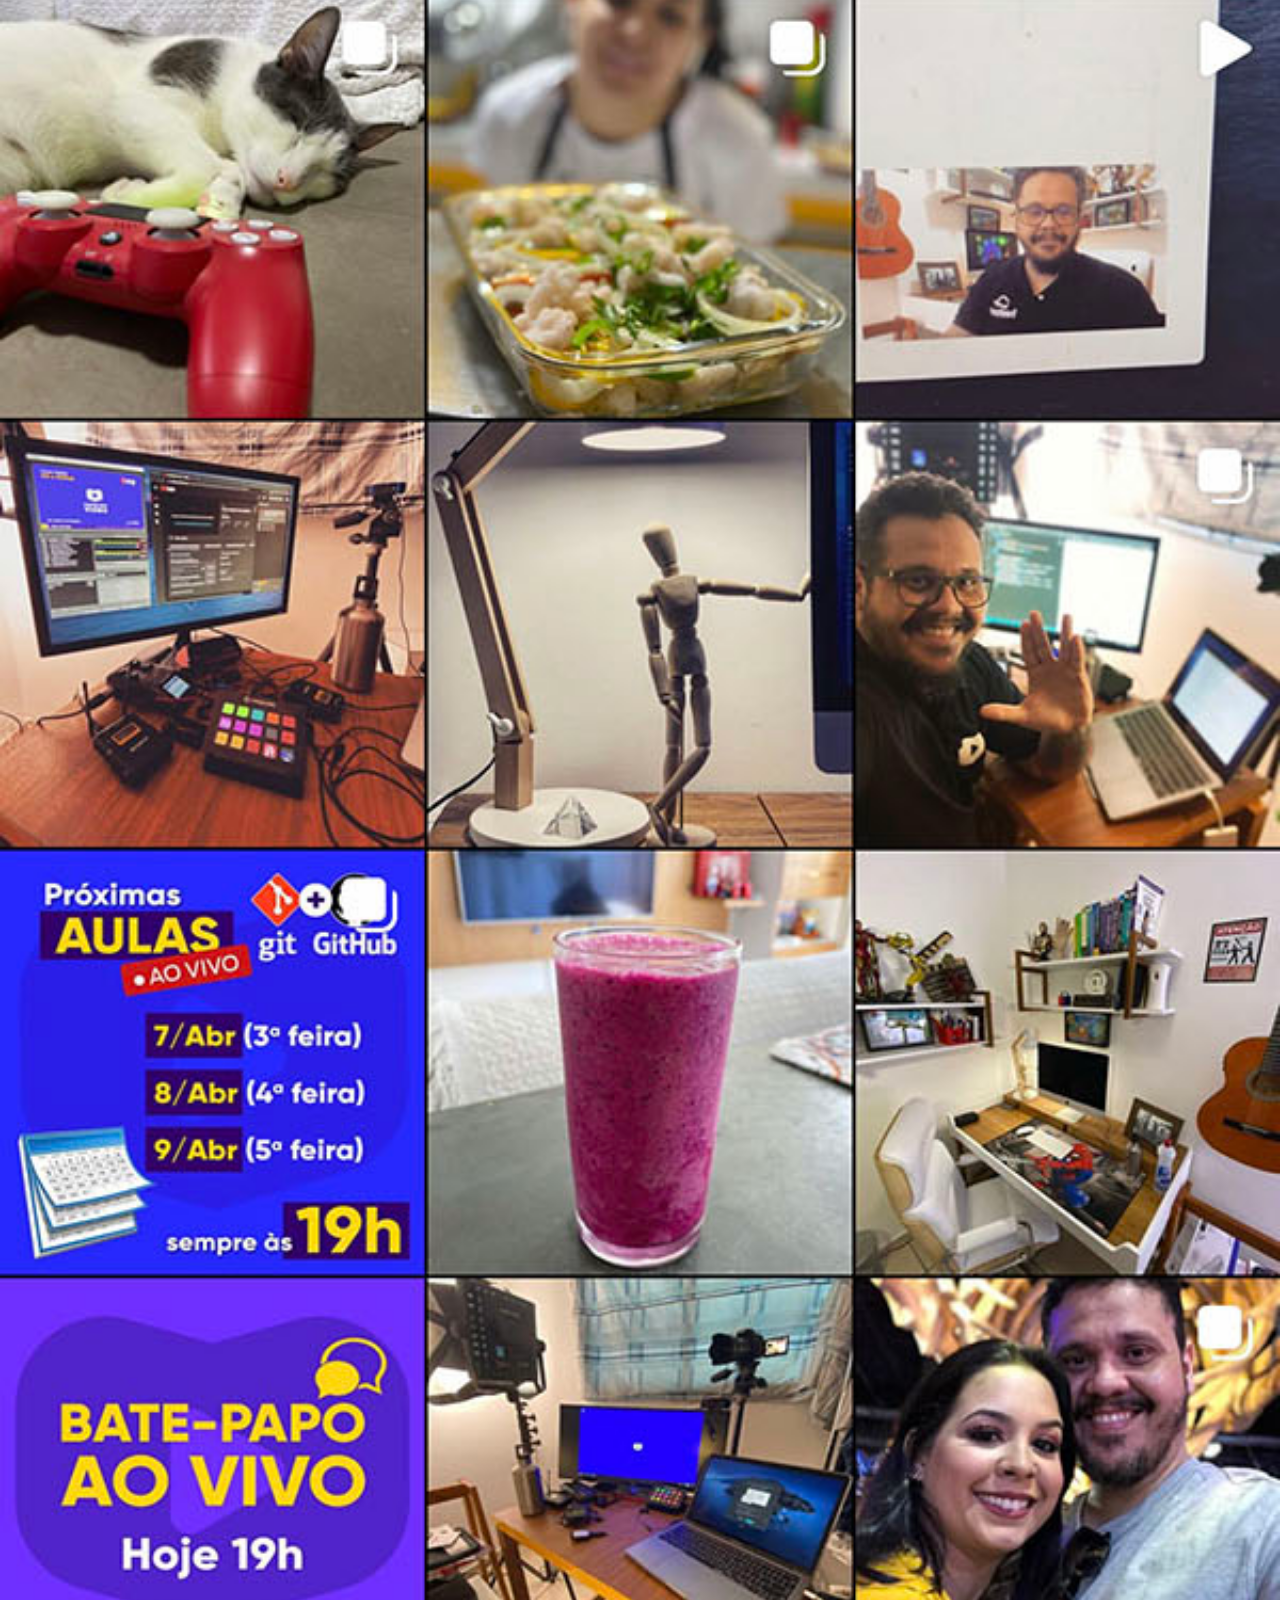
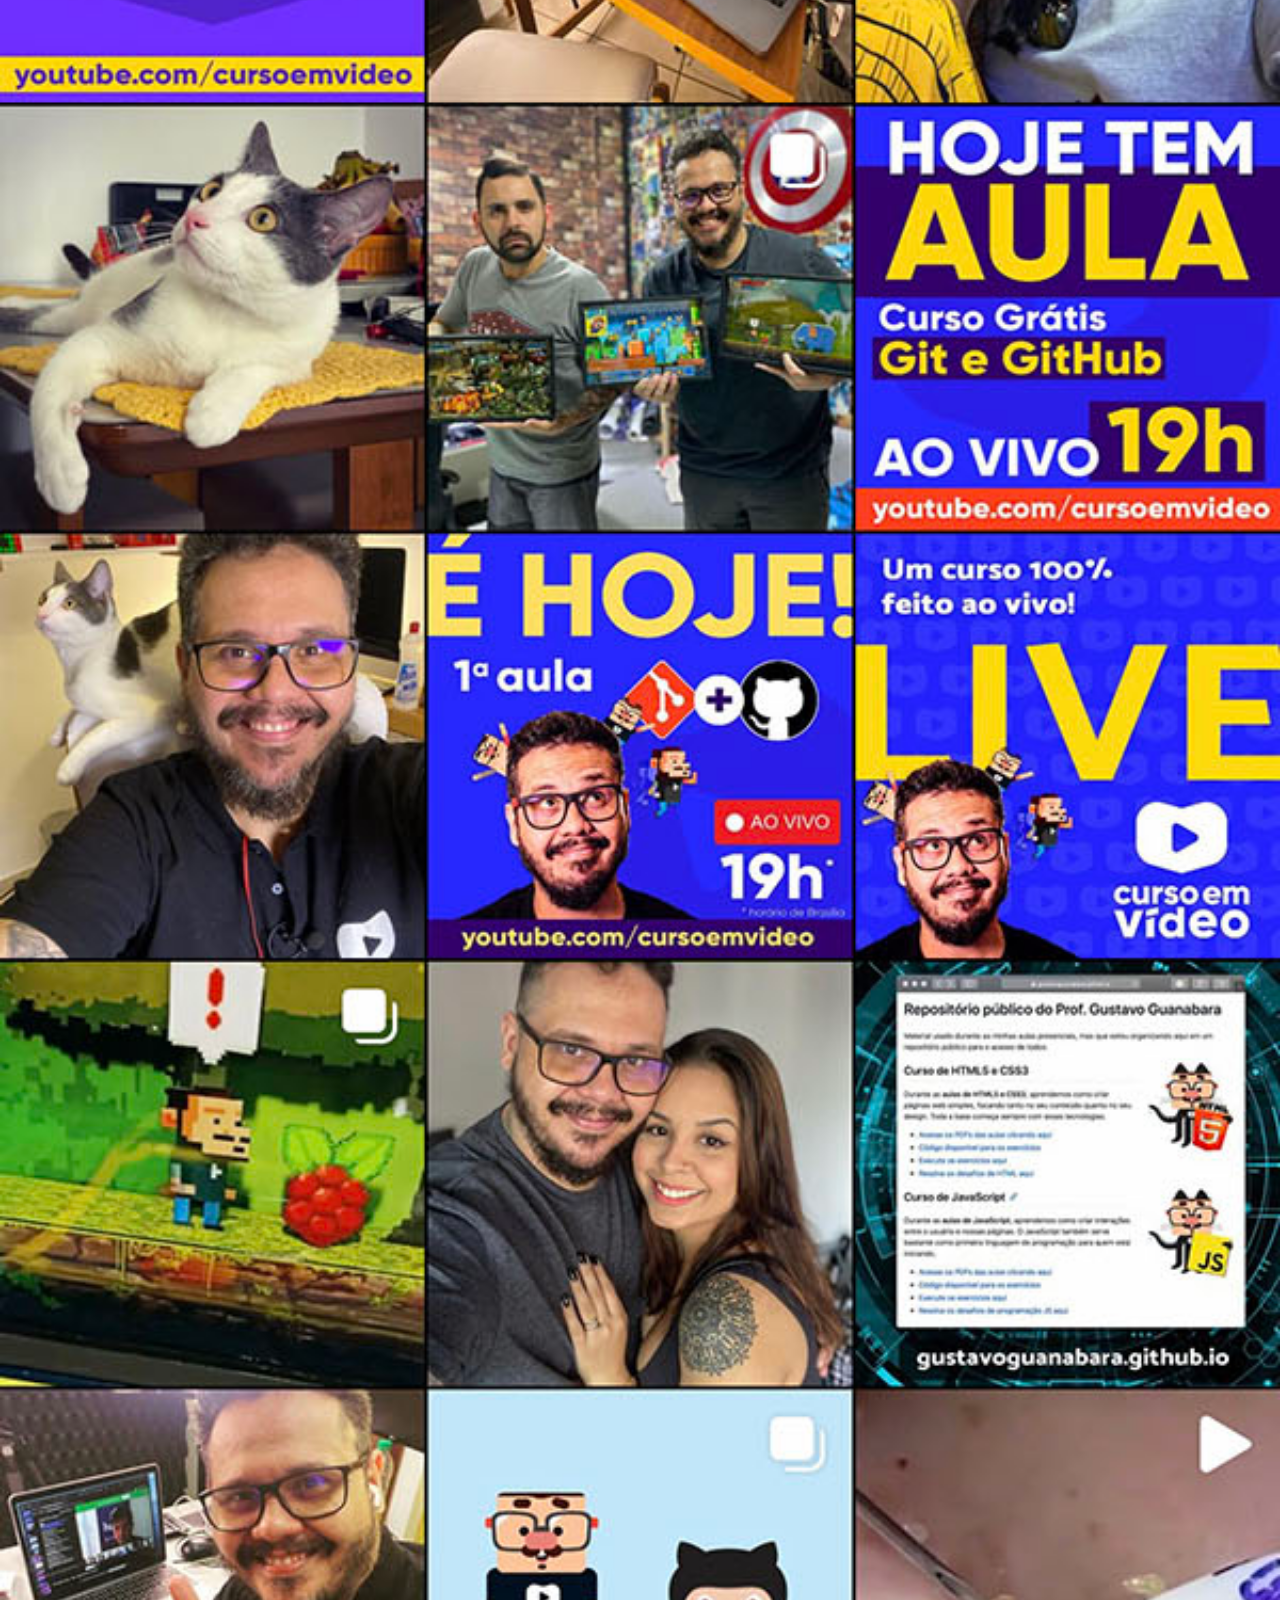
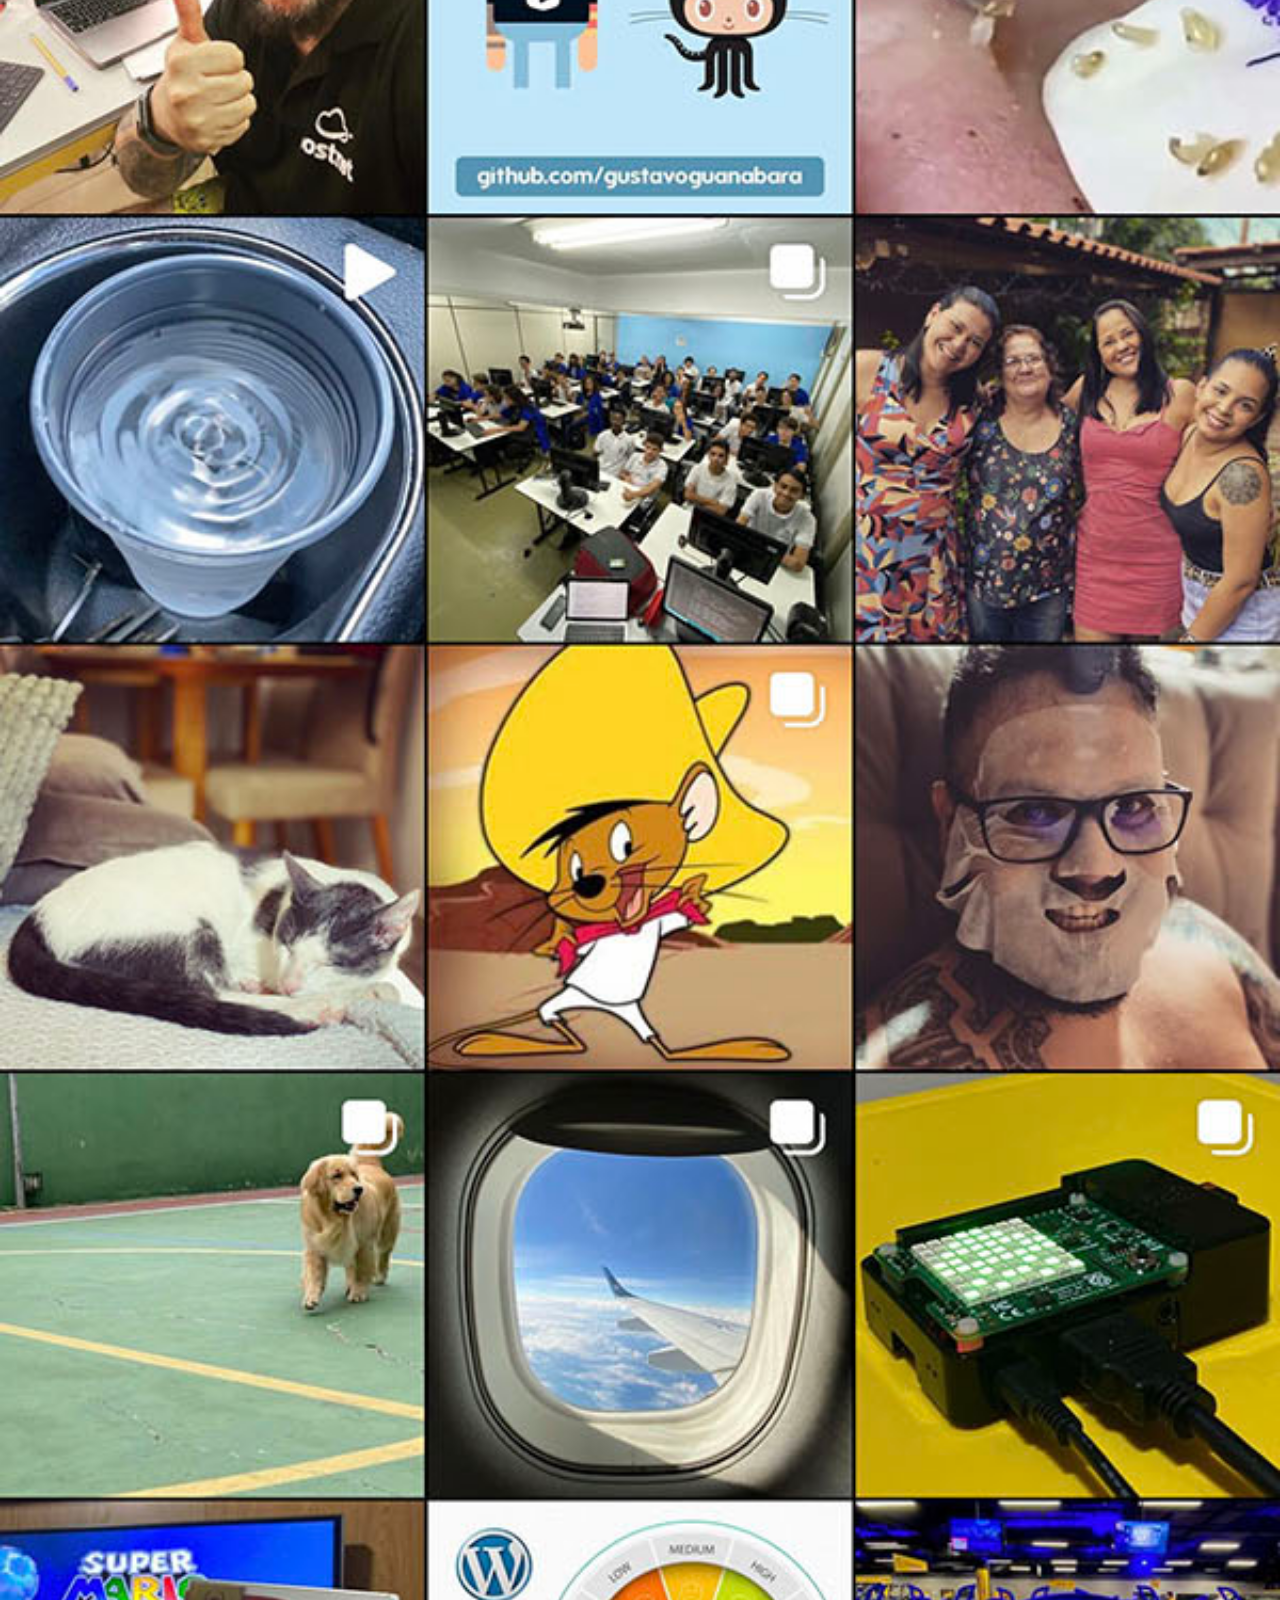
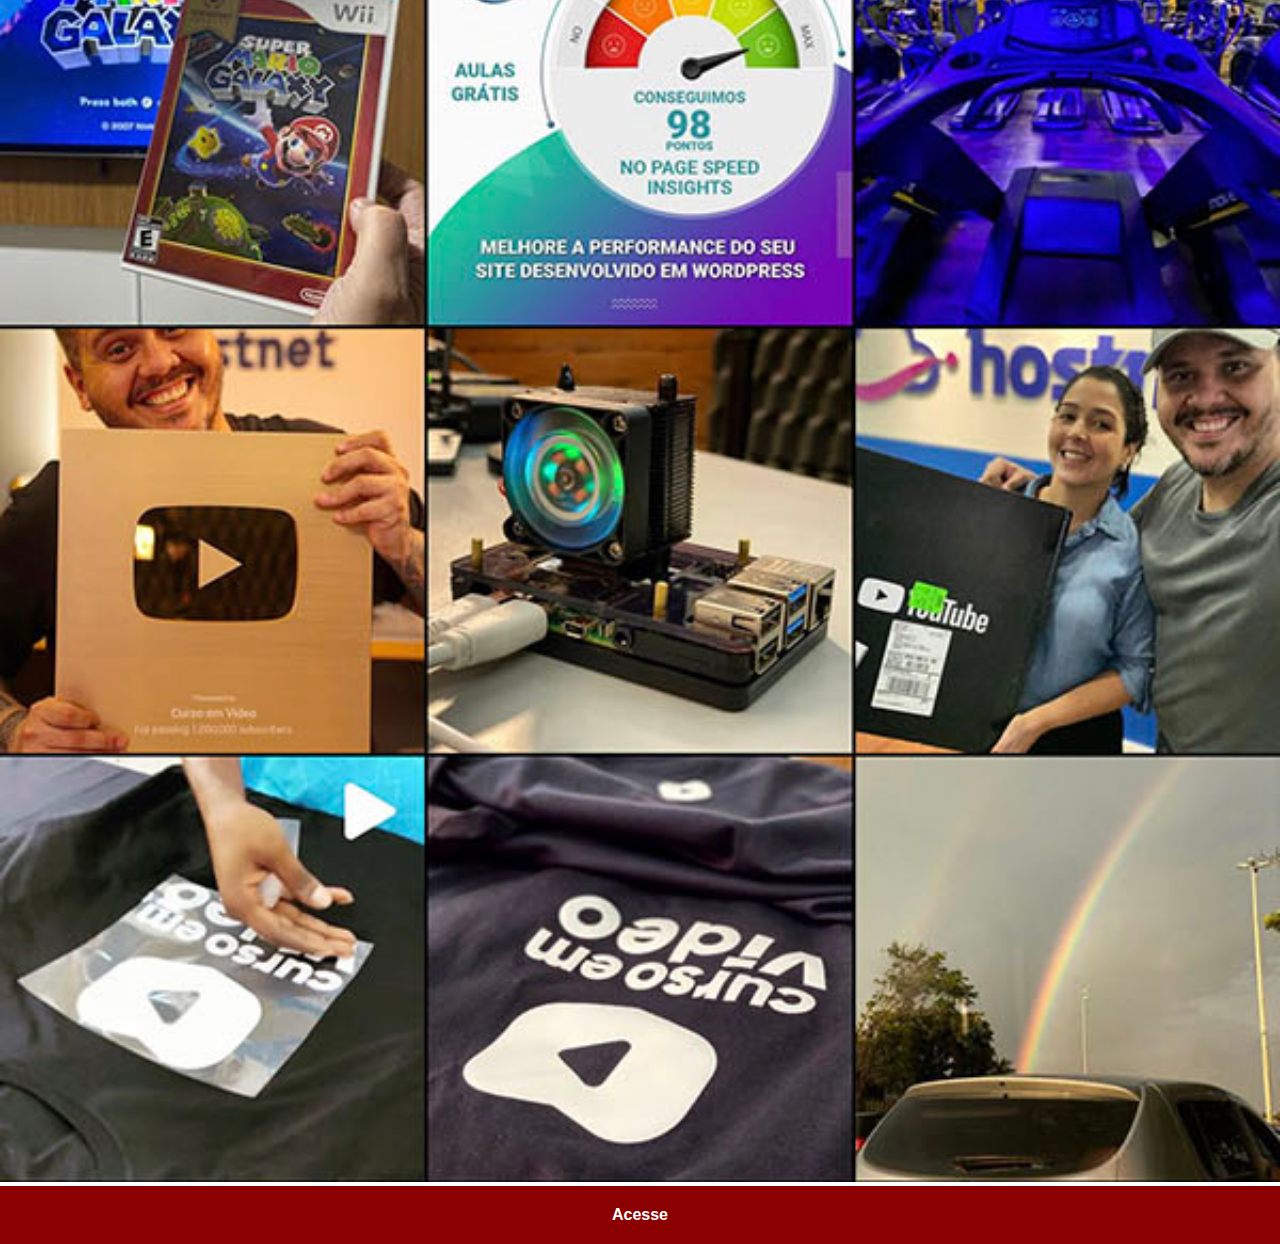
<file: instagram.html>
<!DOCTYPE html>
<html lang="pt-br">
<head>
  <meta charset="UTF-8">
  <meta http-equiv="X-UA-Compatible" content="IE=edge">
  <meta name="viewport" content="width=device-width, initial-scale=1.0">
  <title>Instagram</title>
  <link rel="stylesheet" href="estilos/social.css">
</head>
<body>
  <img src="imagens/tela-instagram.jpg" alt="Instagram">
  <a href="https://www.instagram.com/pablomorais1989/" target="_blank">Acesse</a>
</body>
</html>
</file>
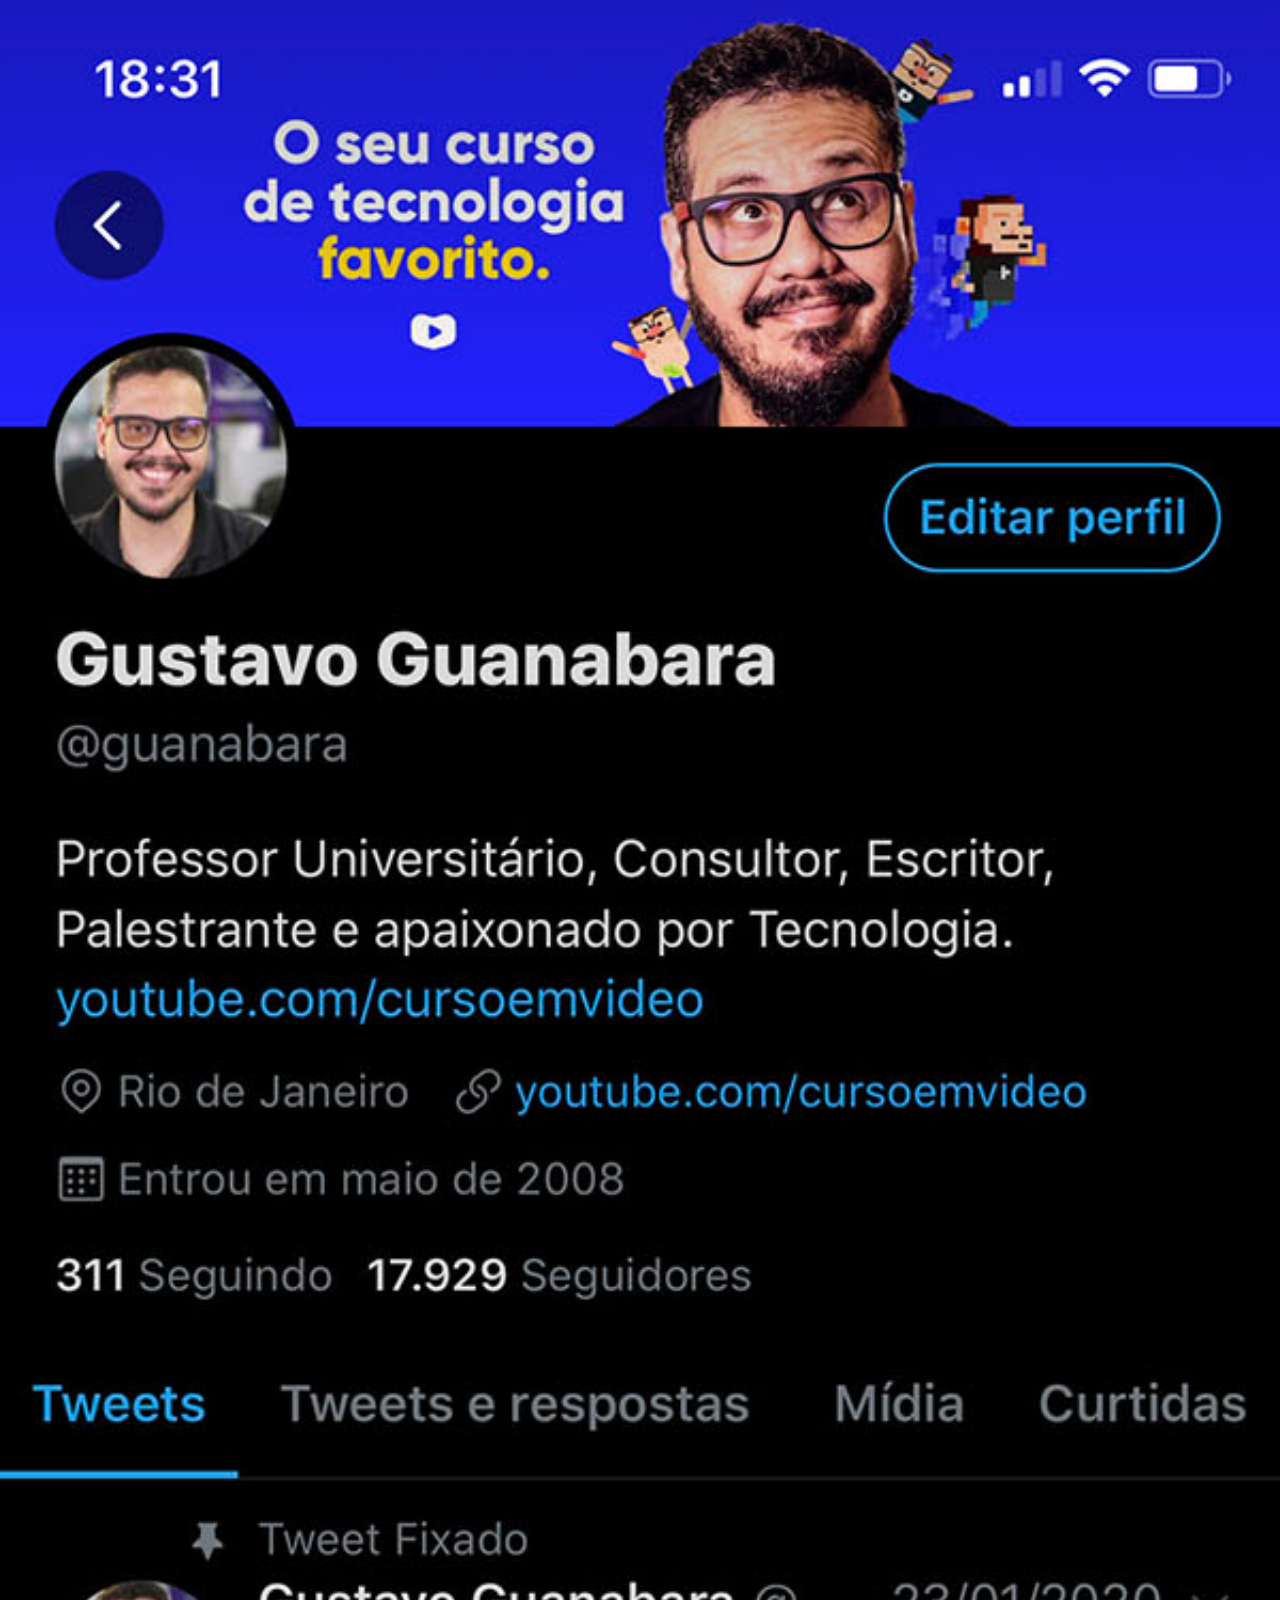
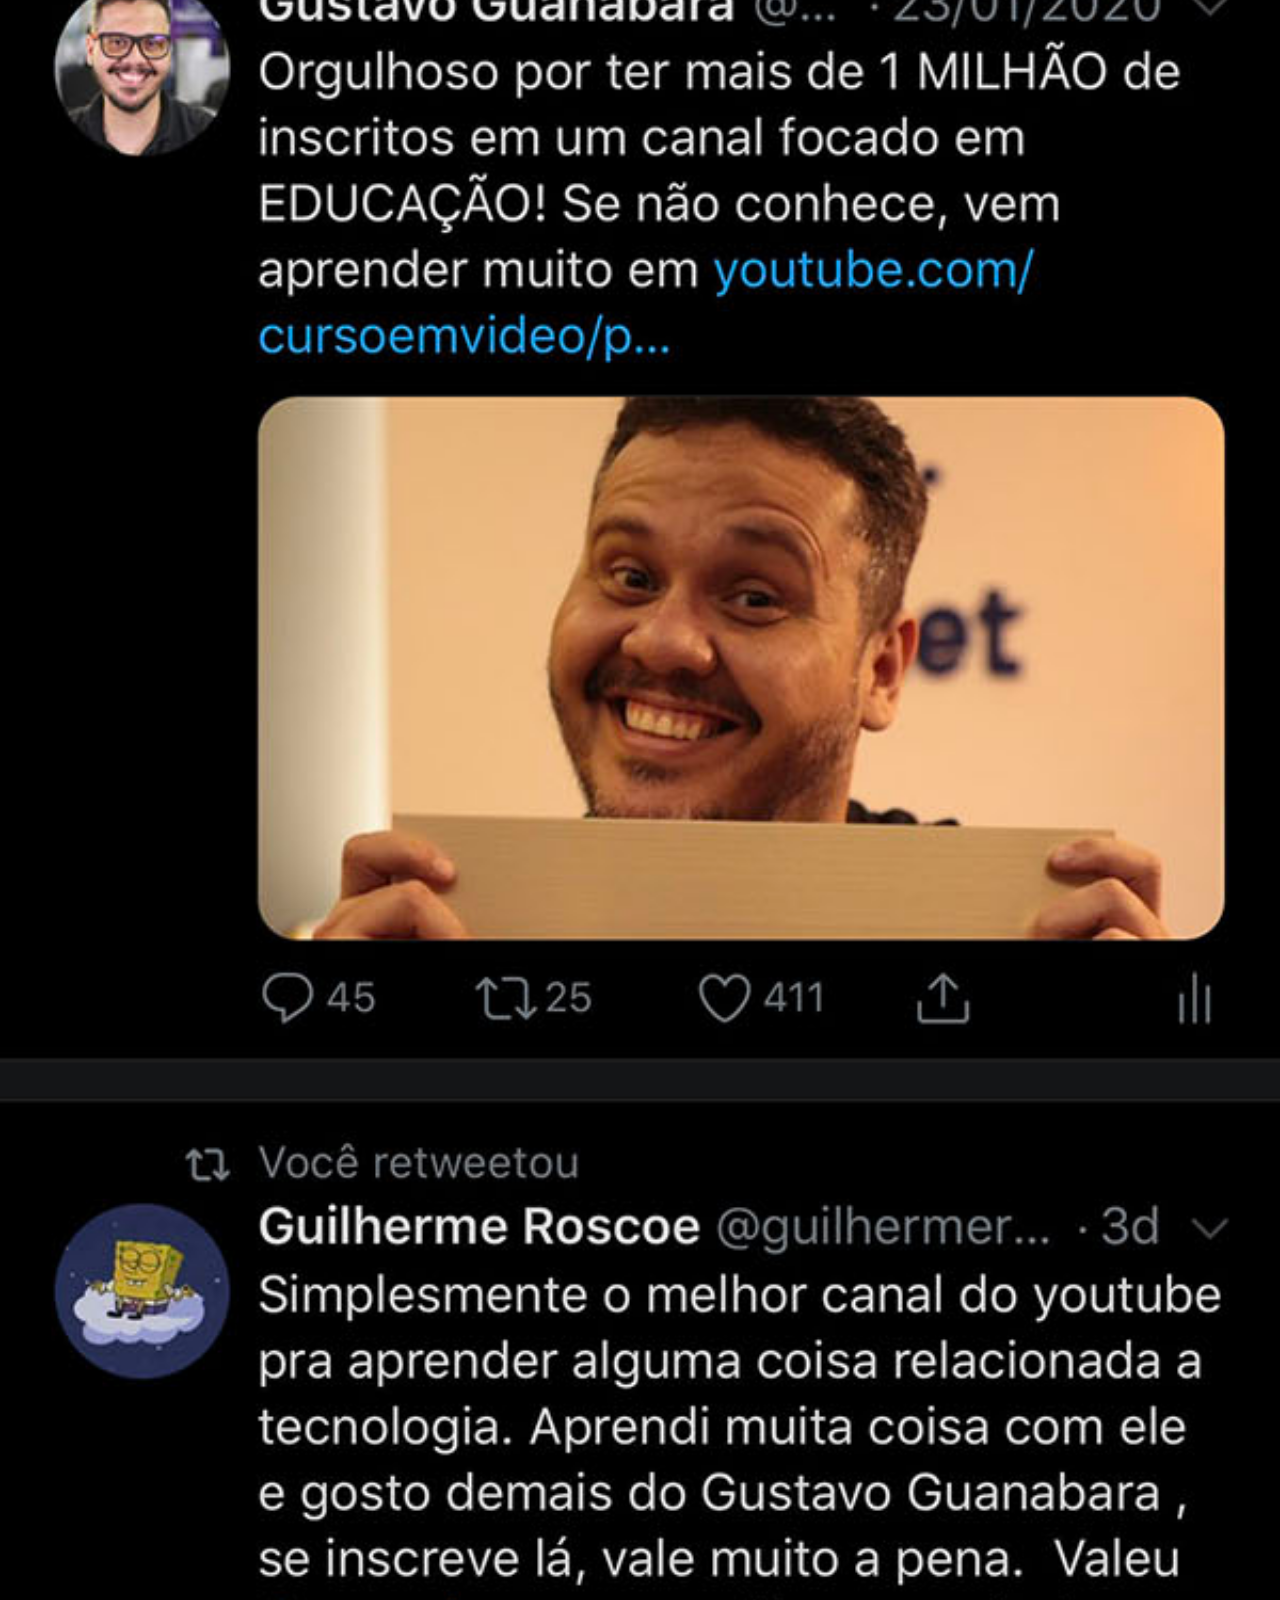
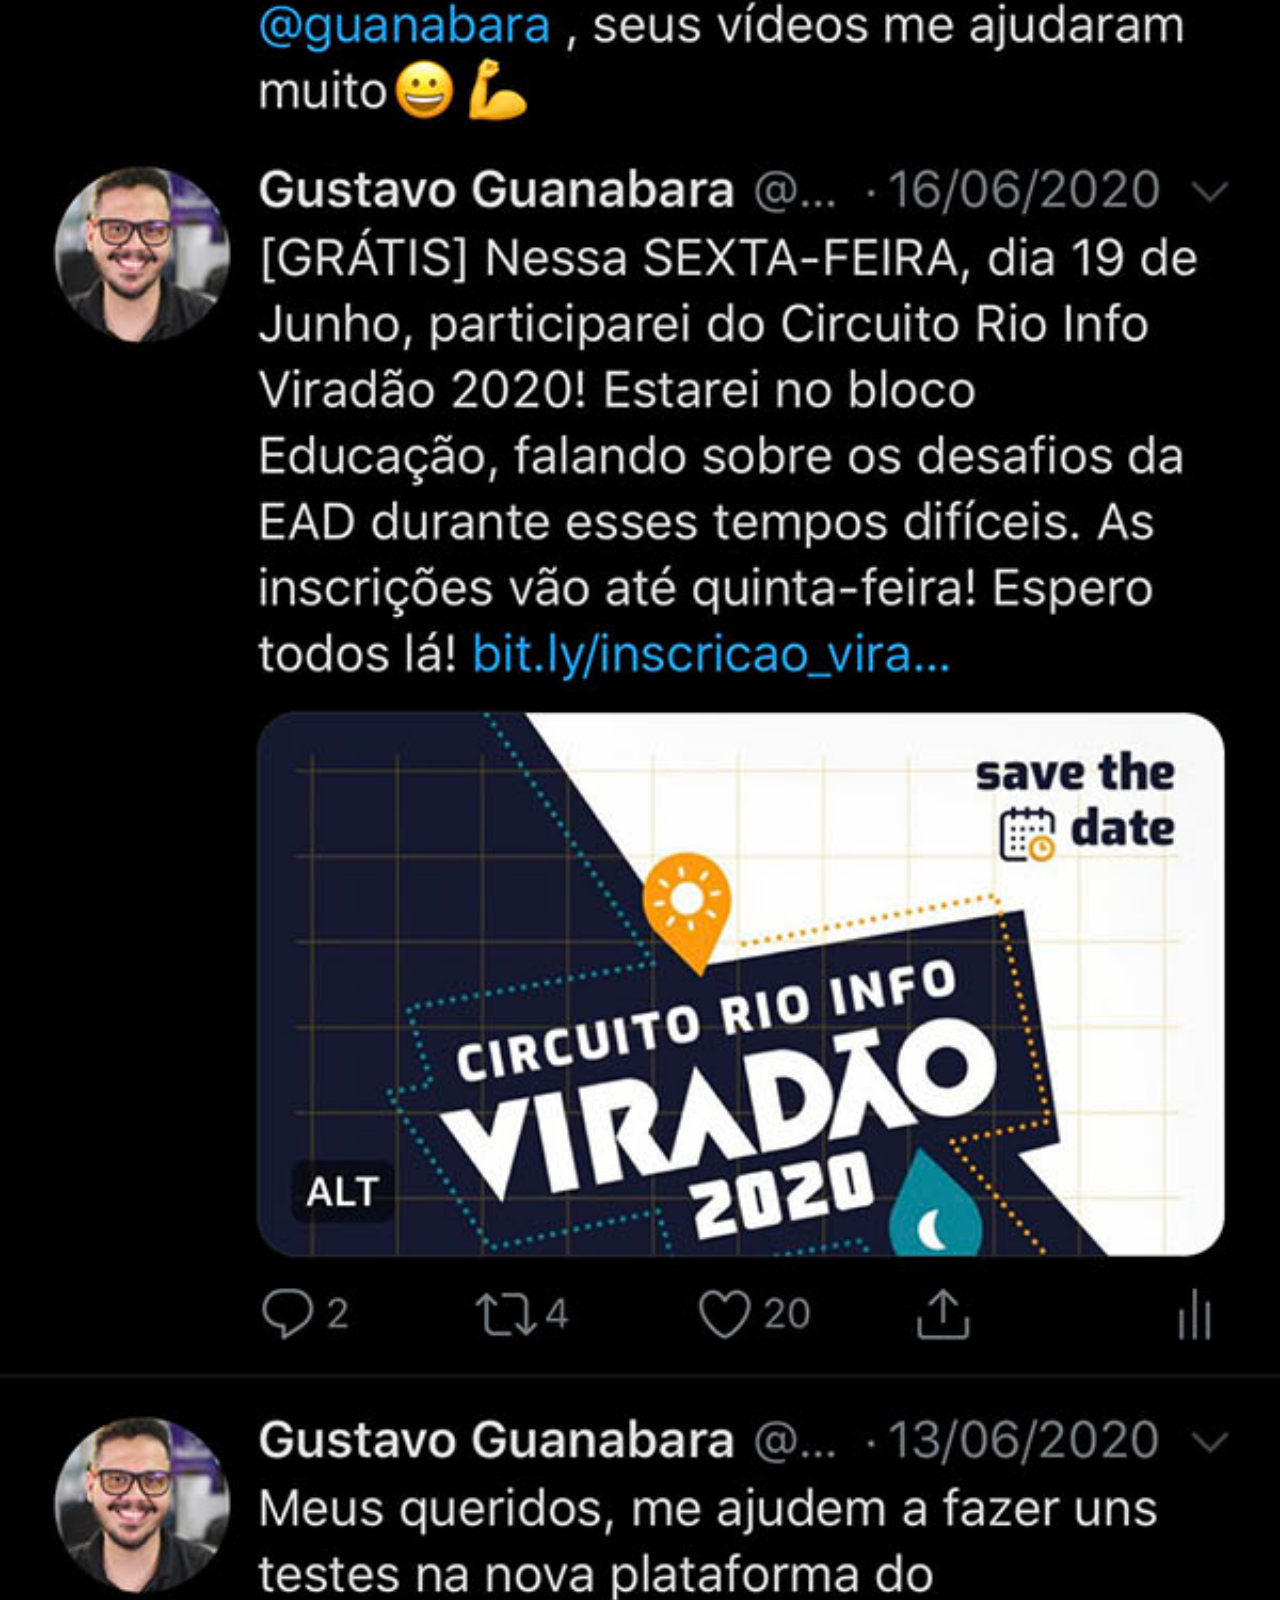
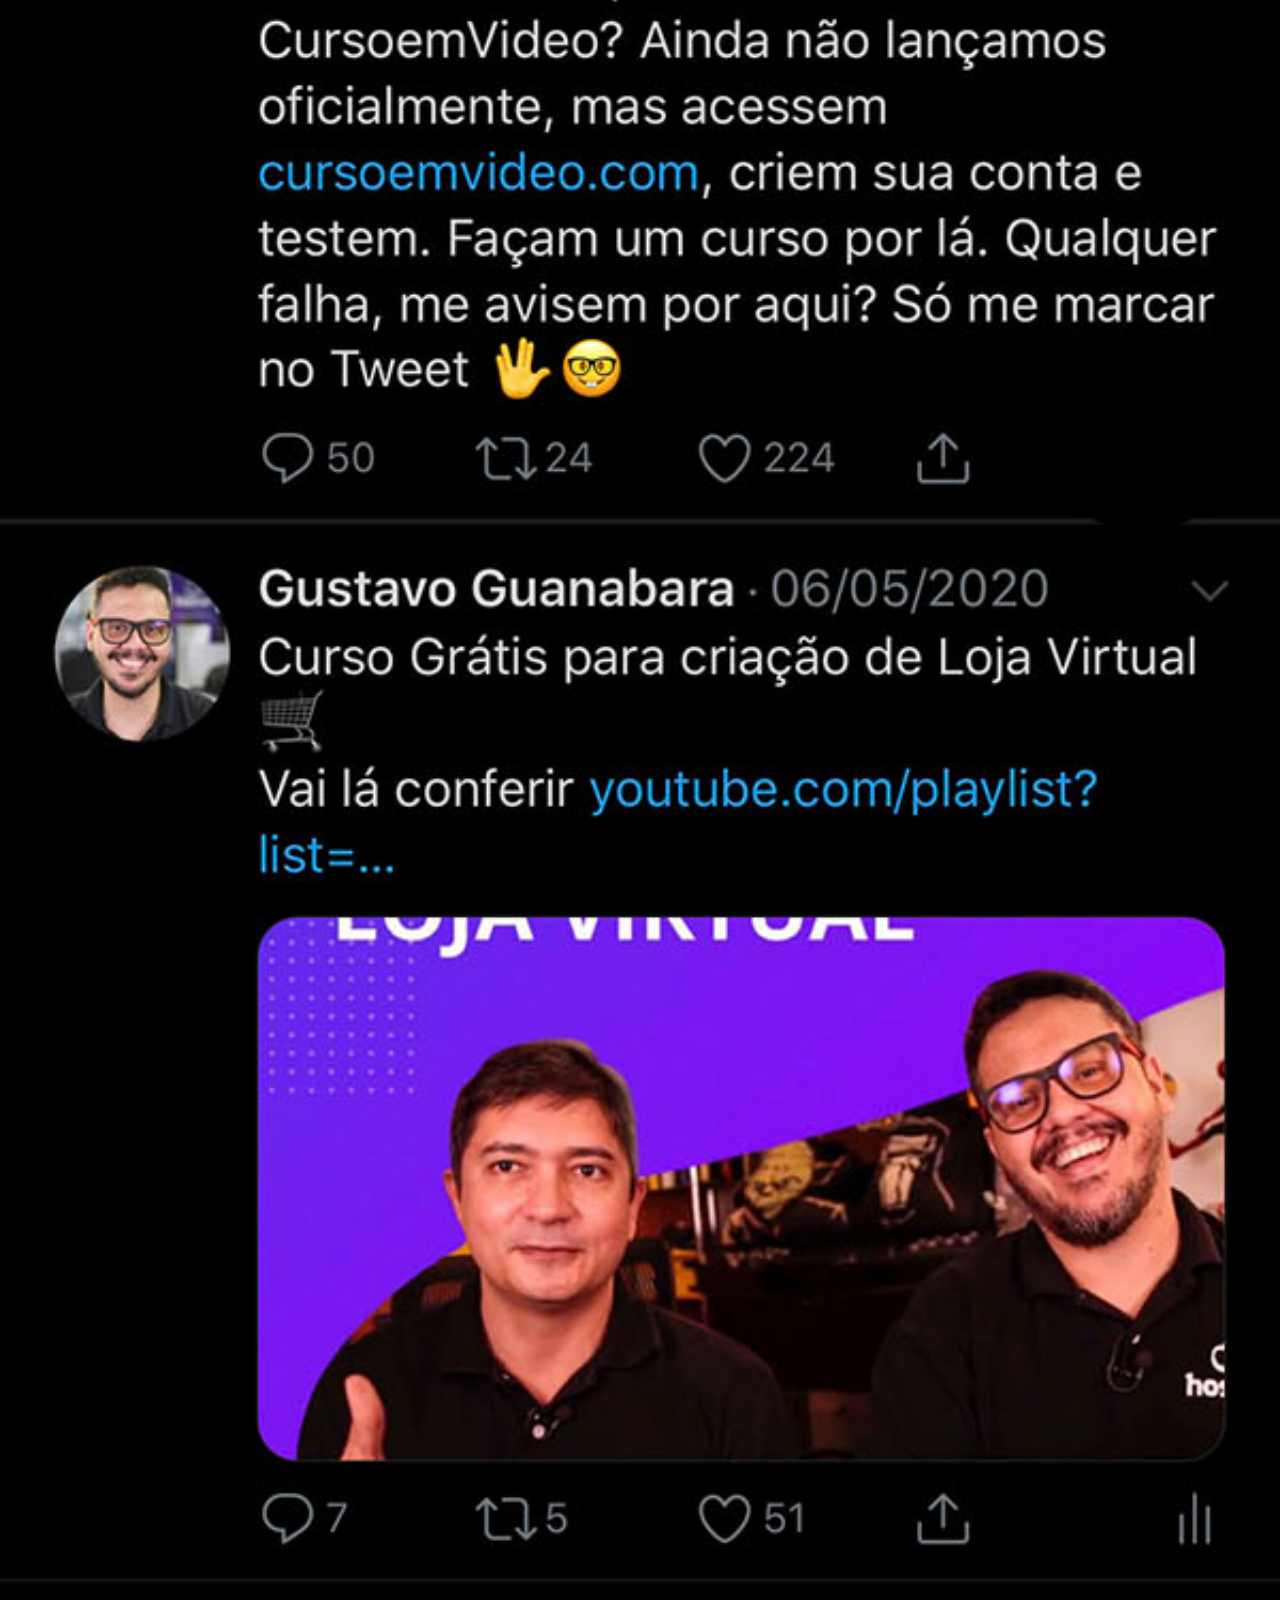
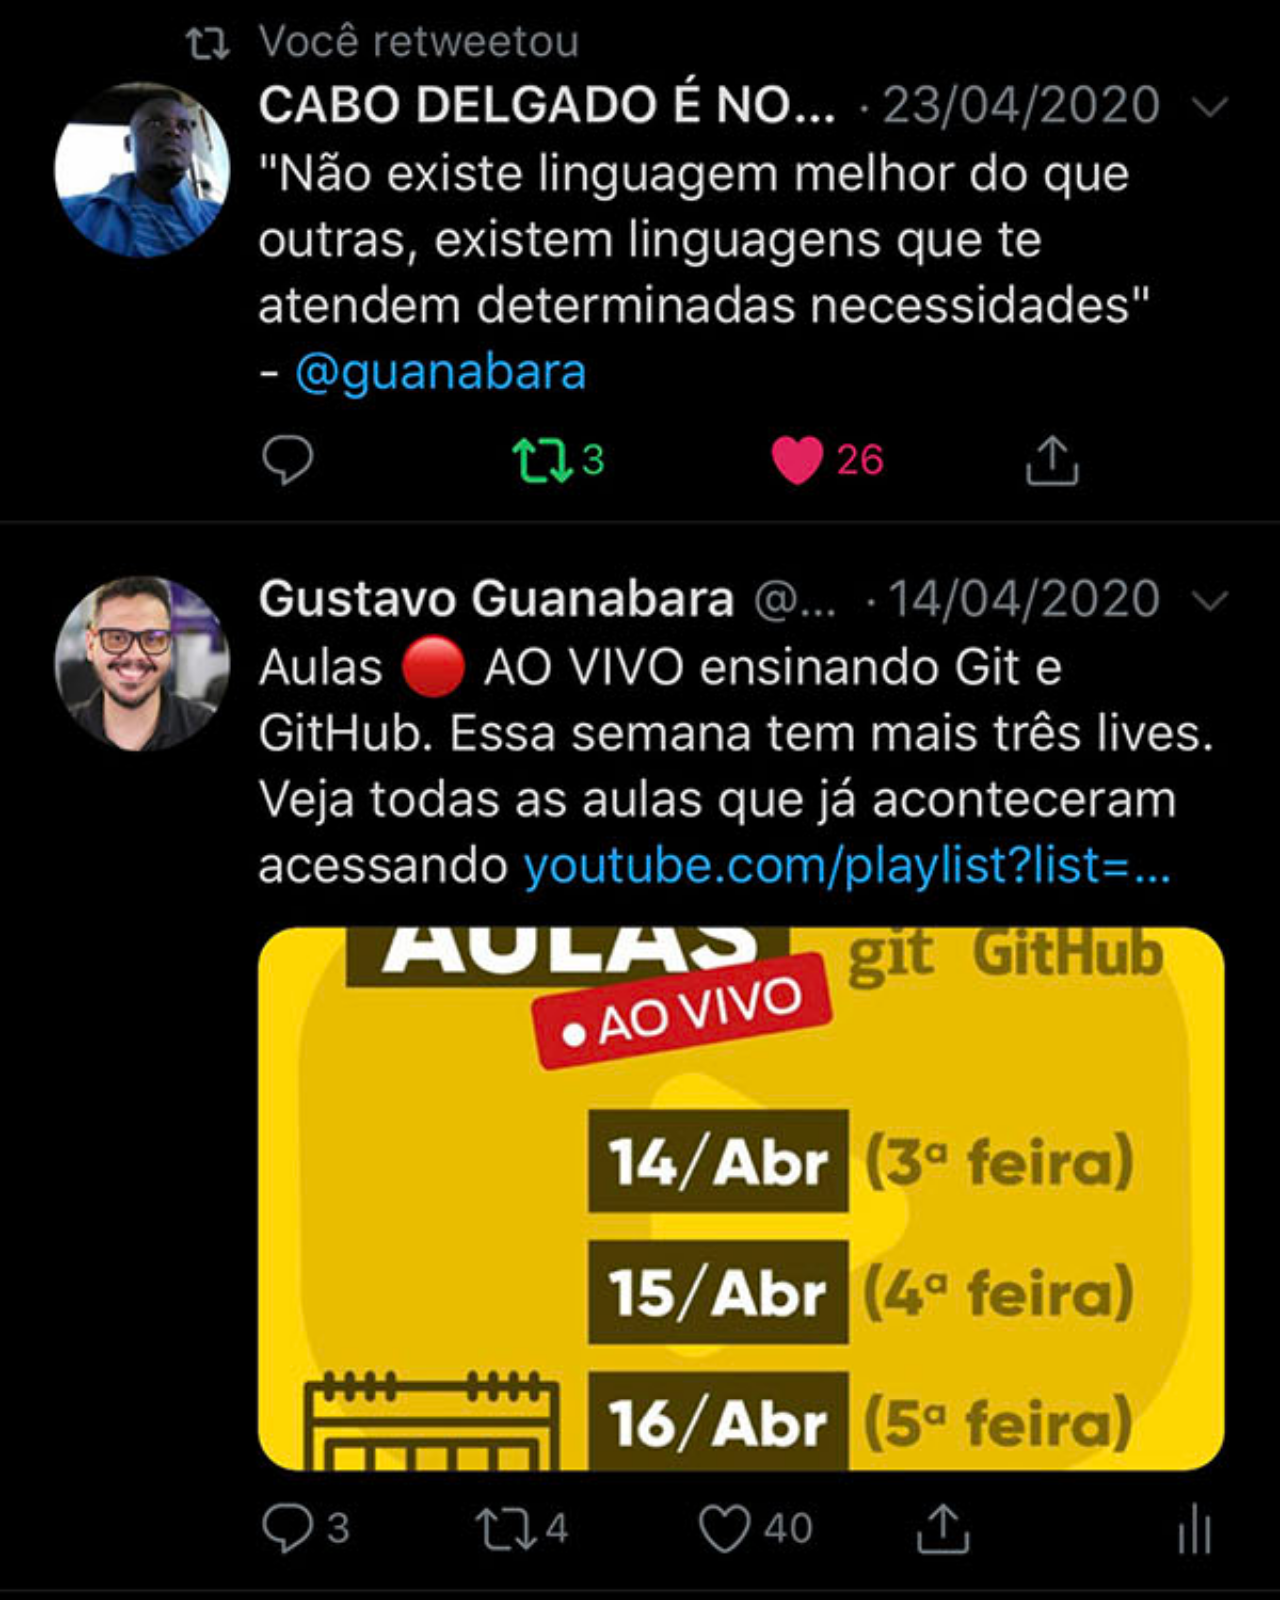
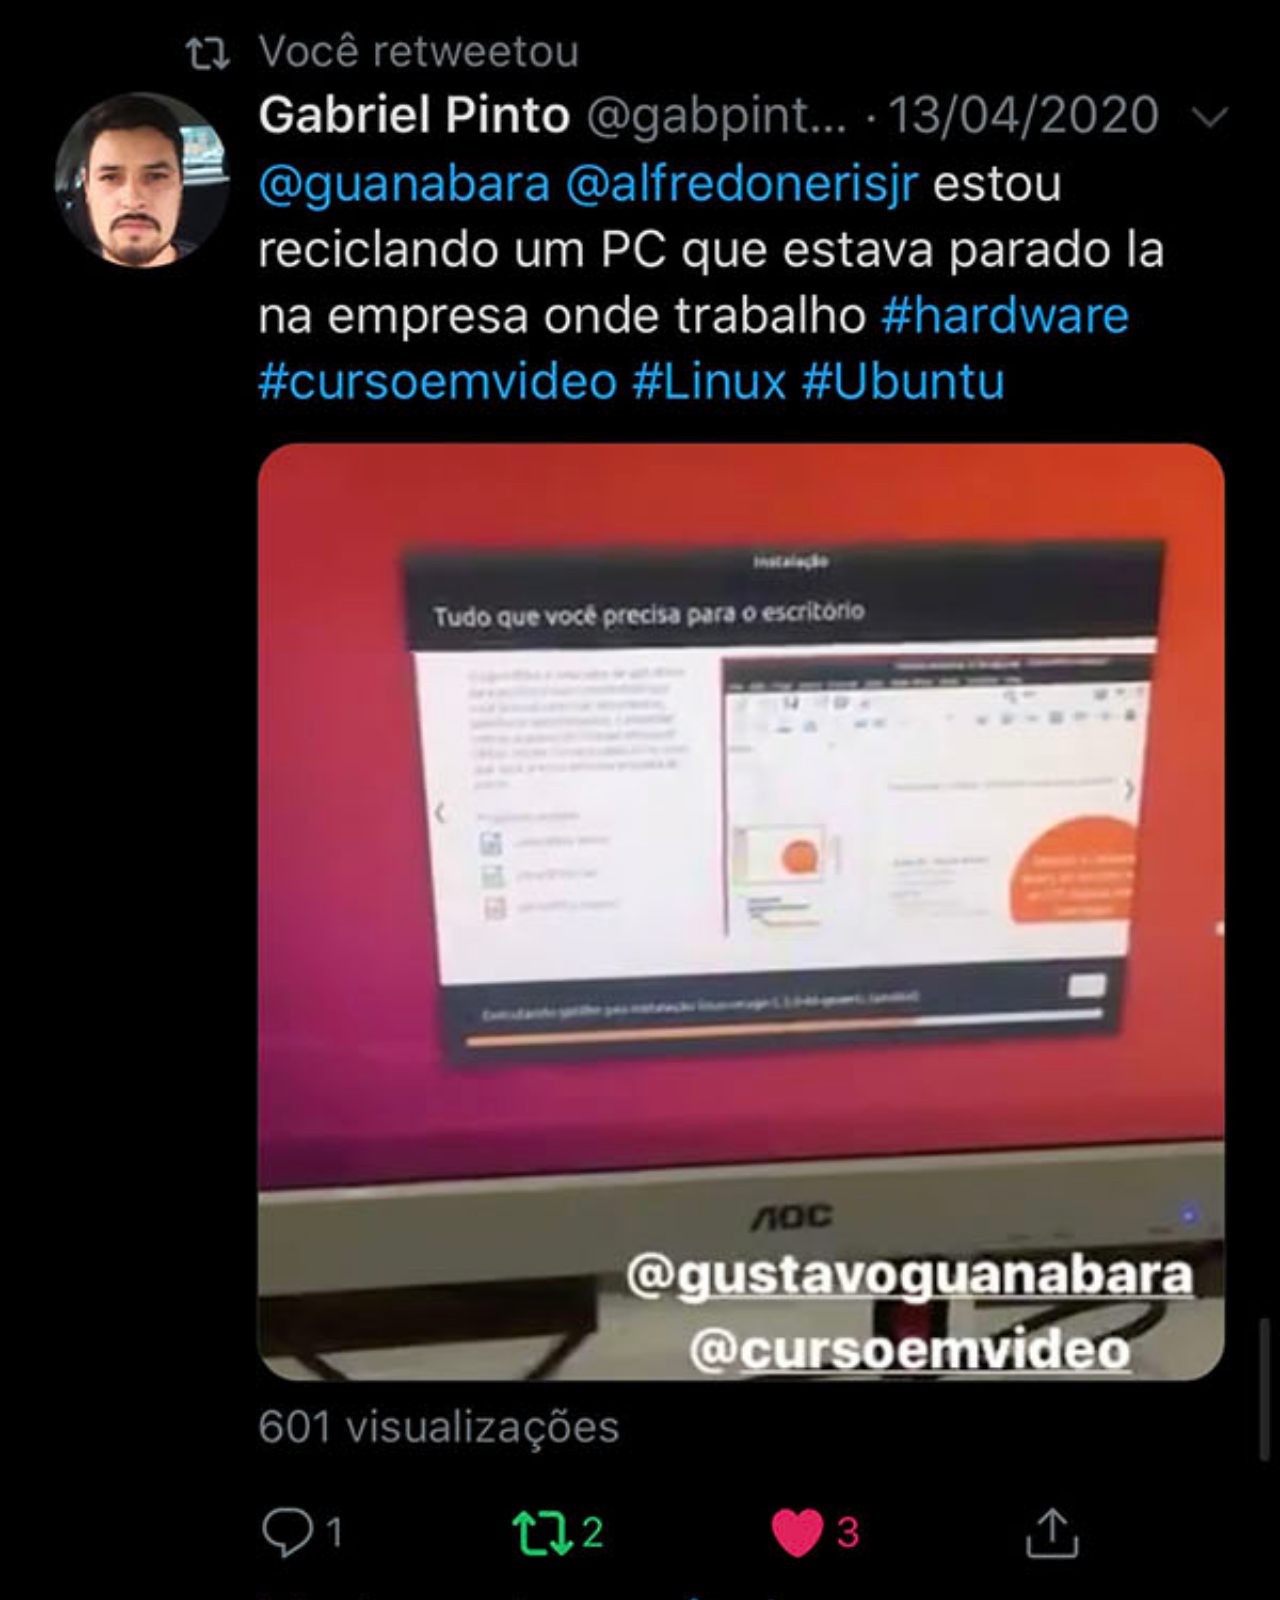
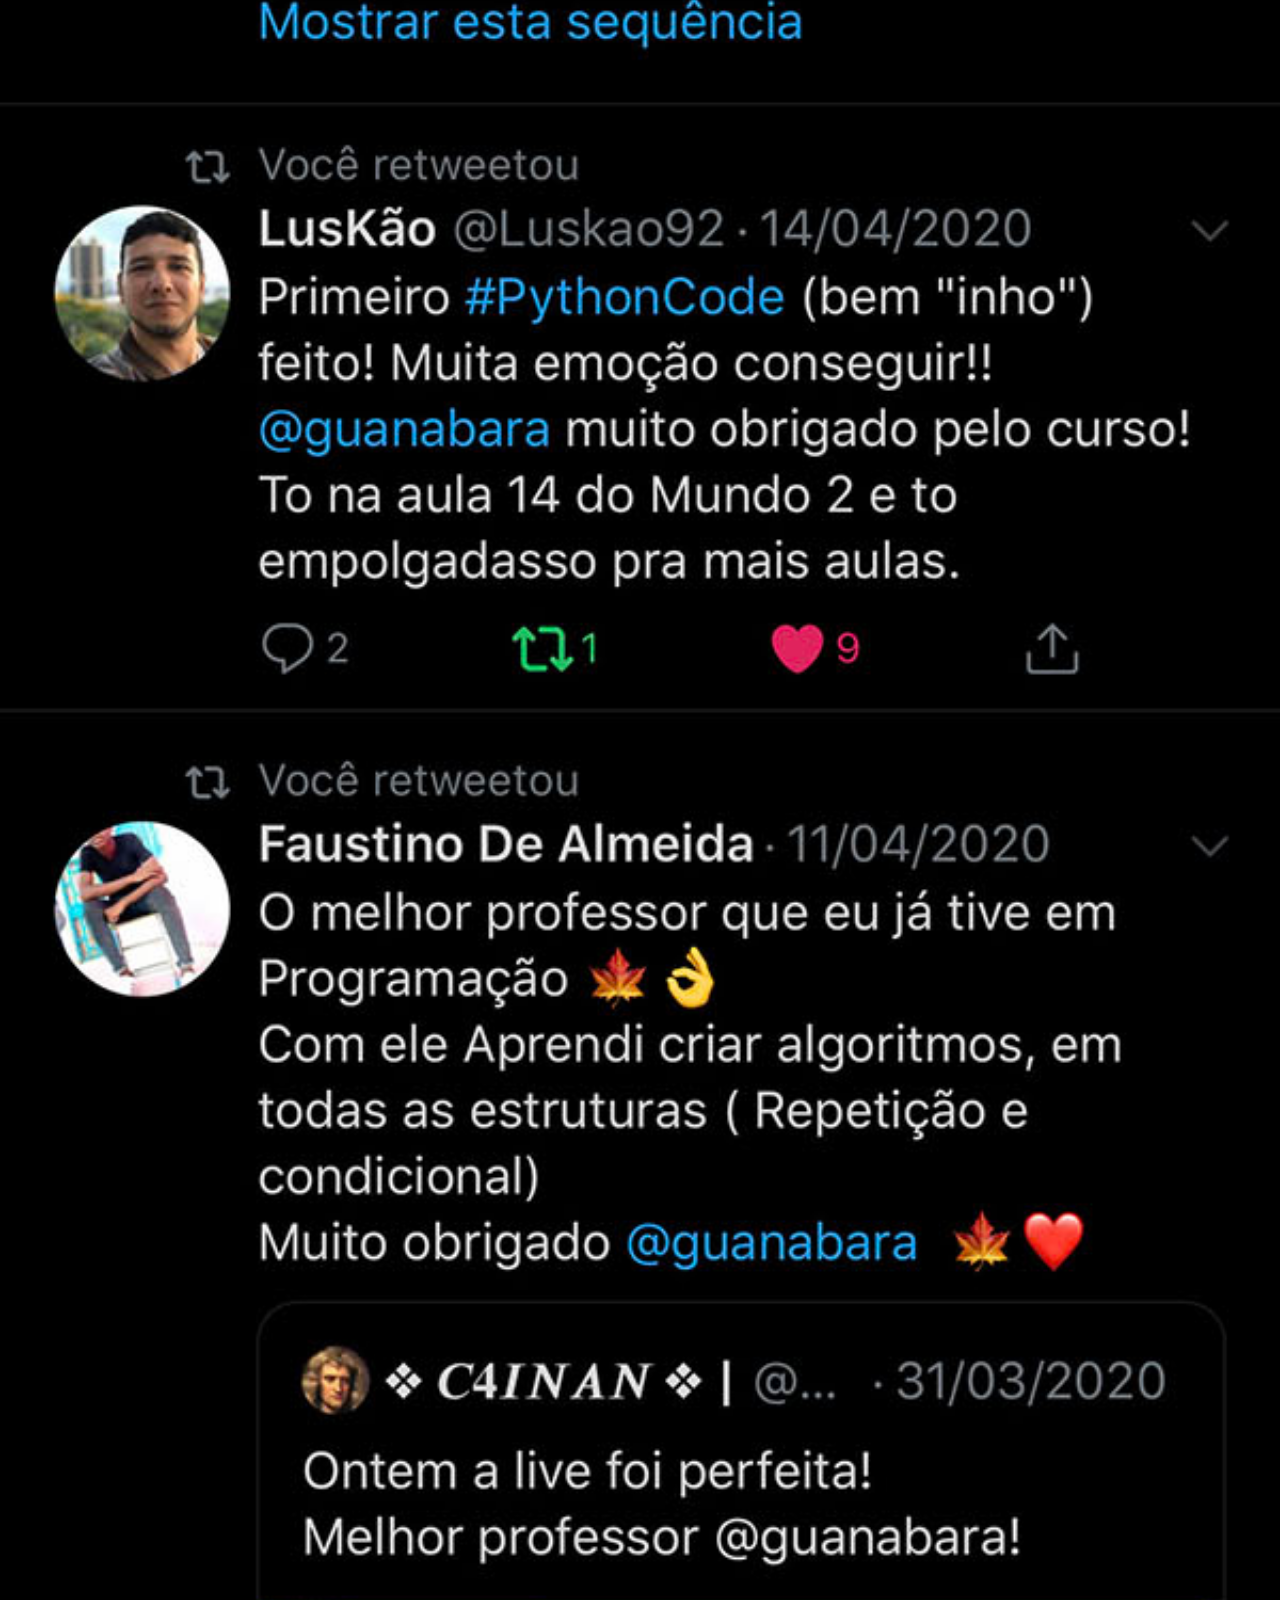
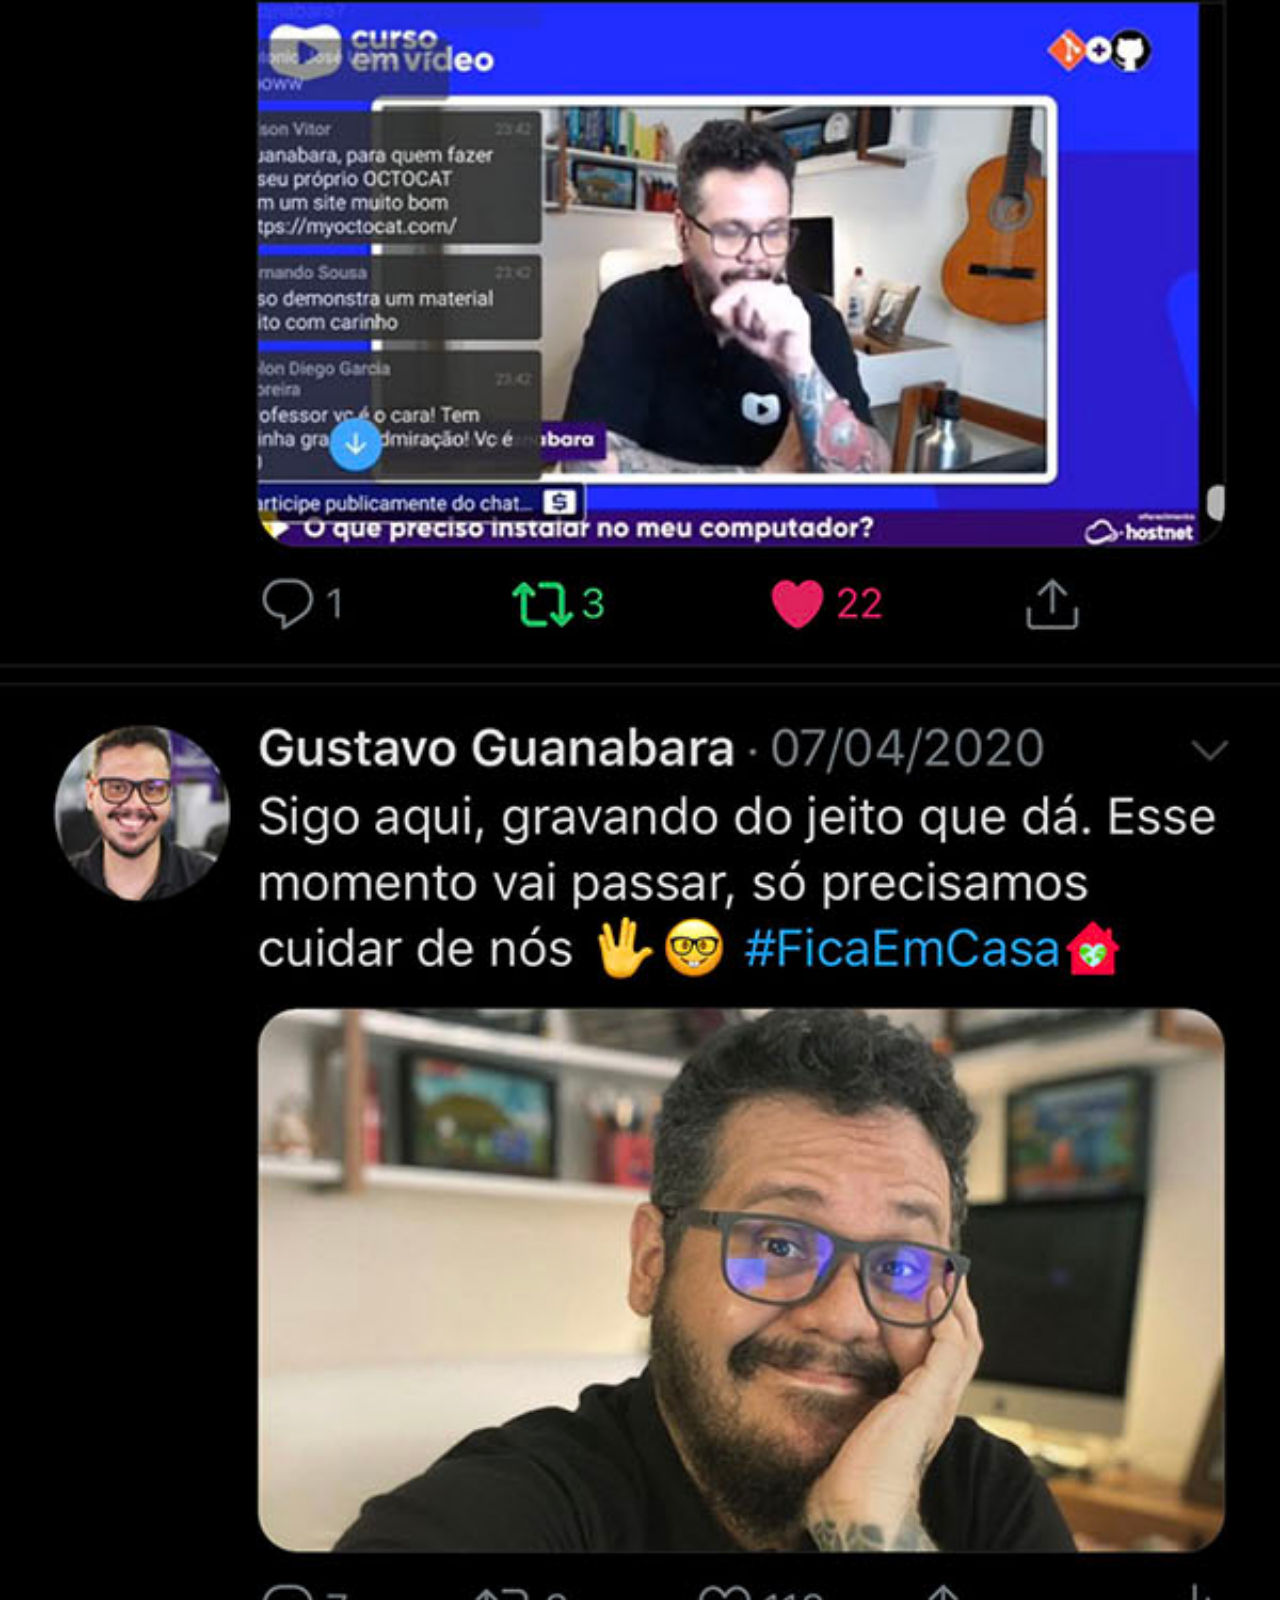
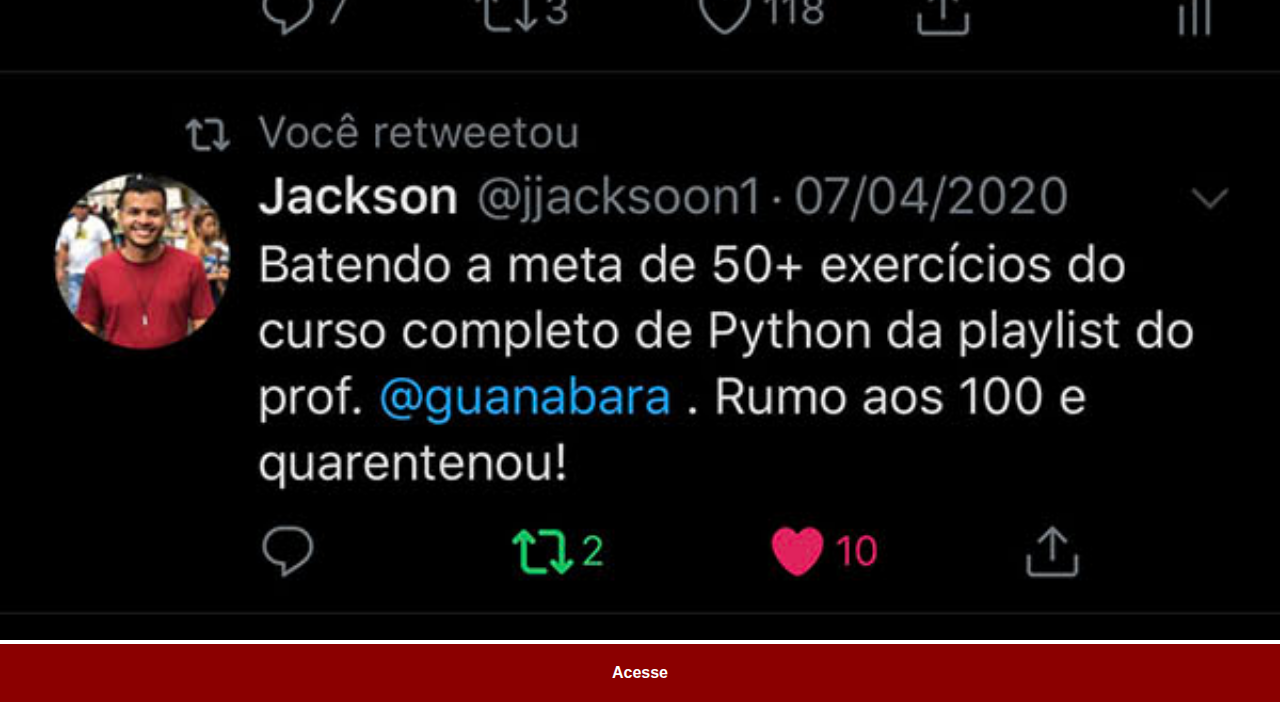
<file: twitter.html>
<!DOCTYPE html>
<html lang="pt-br">
<head>
  <meta charset="UTF-8">
  <meta http-equiv="X-UA-Compatible" content="IE=edge">
  <meta name="viewport" content="width=device-width, initial-scale=1.0">
  <title>Twitter</title>
  <link rel="stylesheet" href="estilos/social.css">
</head>
<body>
  <img src="imagens/tela-twitter.jpg" alt="Twitter">
  <a href="https://twitter.com/PabloMo67985222" target="_blank">Acesse</a>
</body>
</html>
</file>
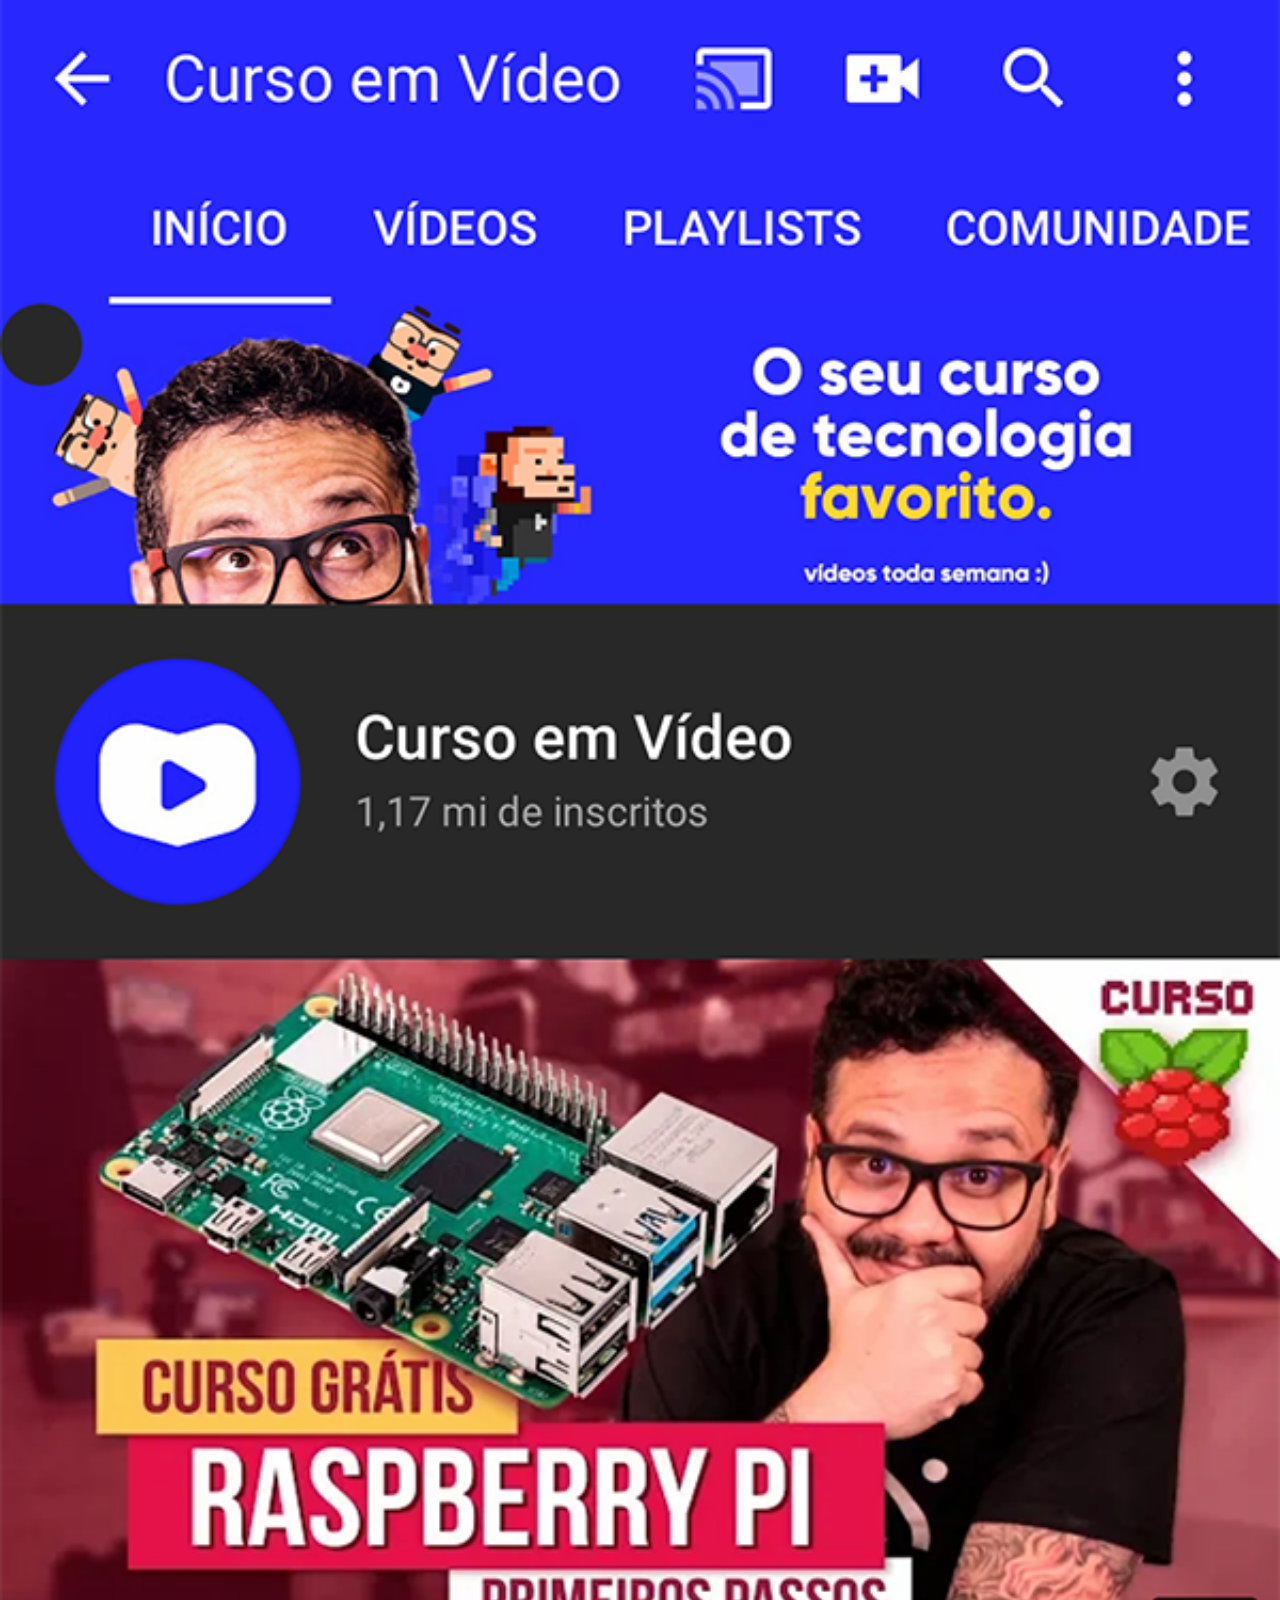
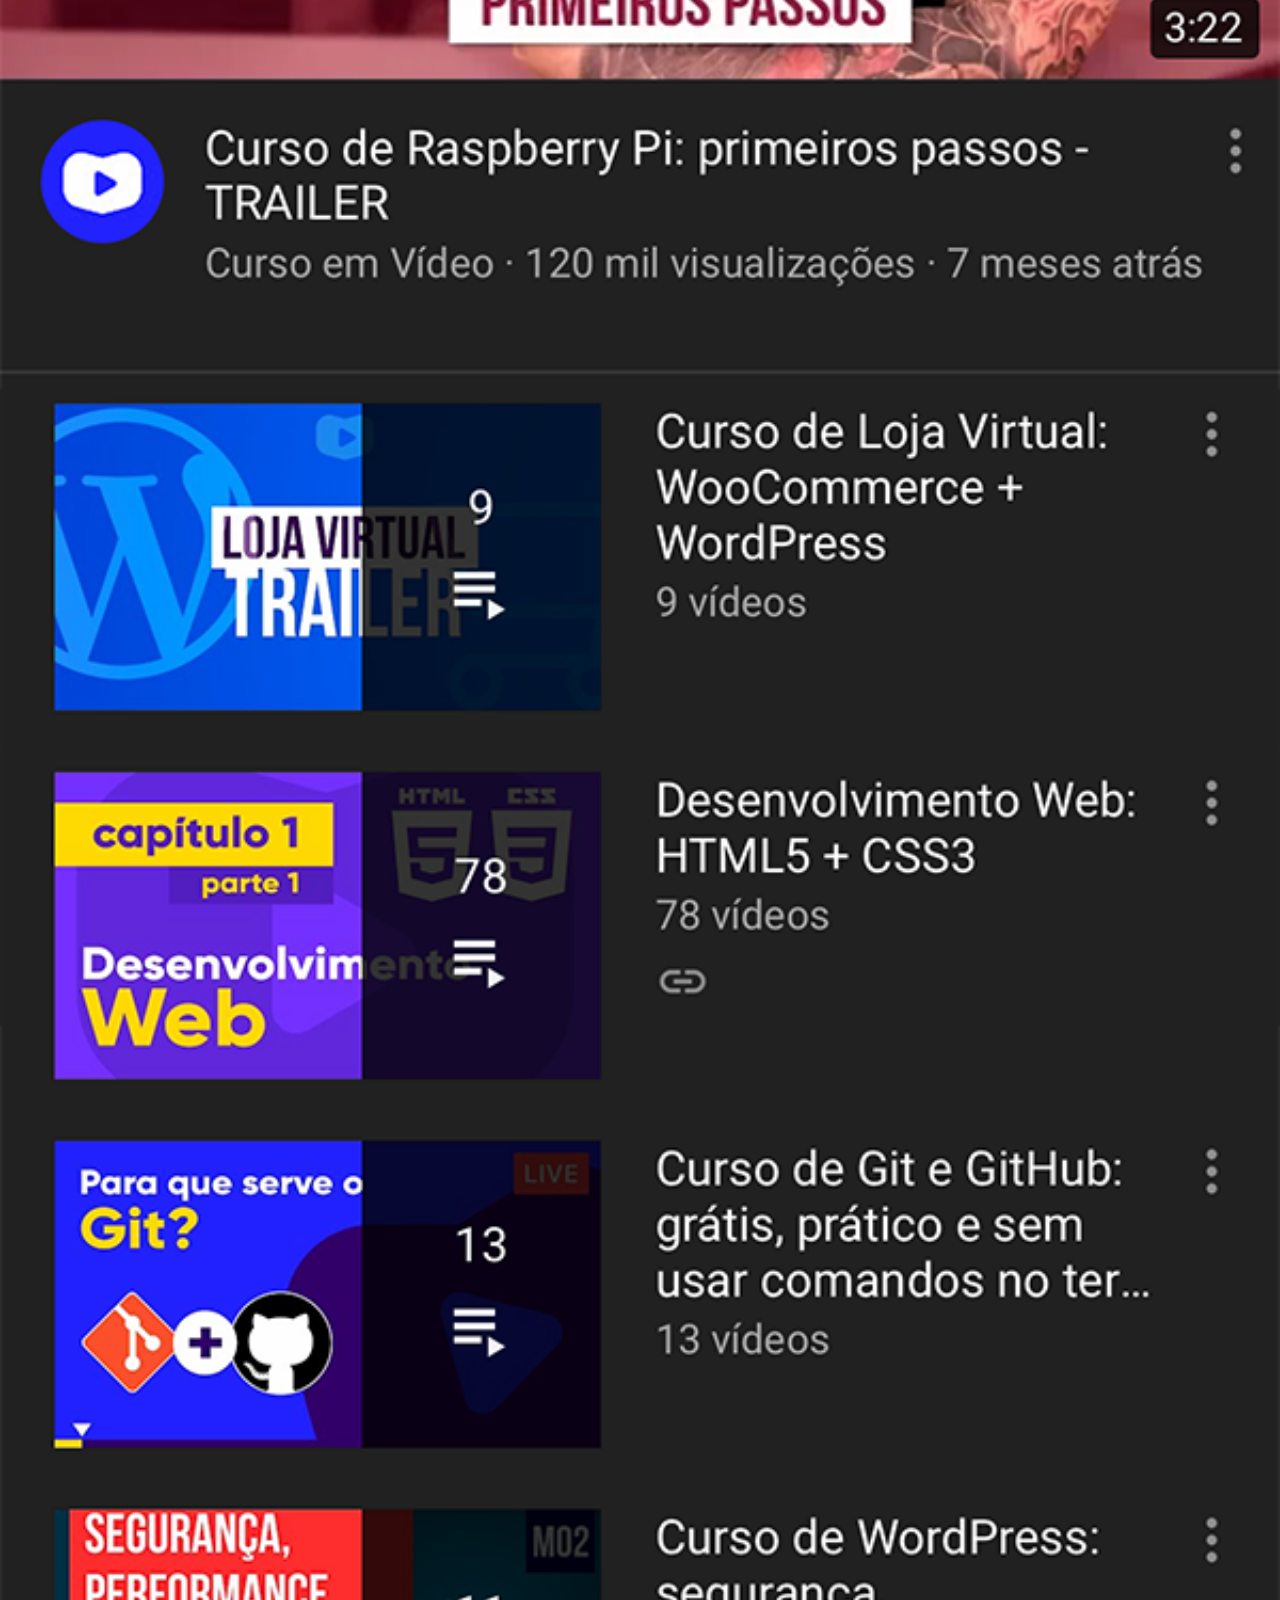
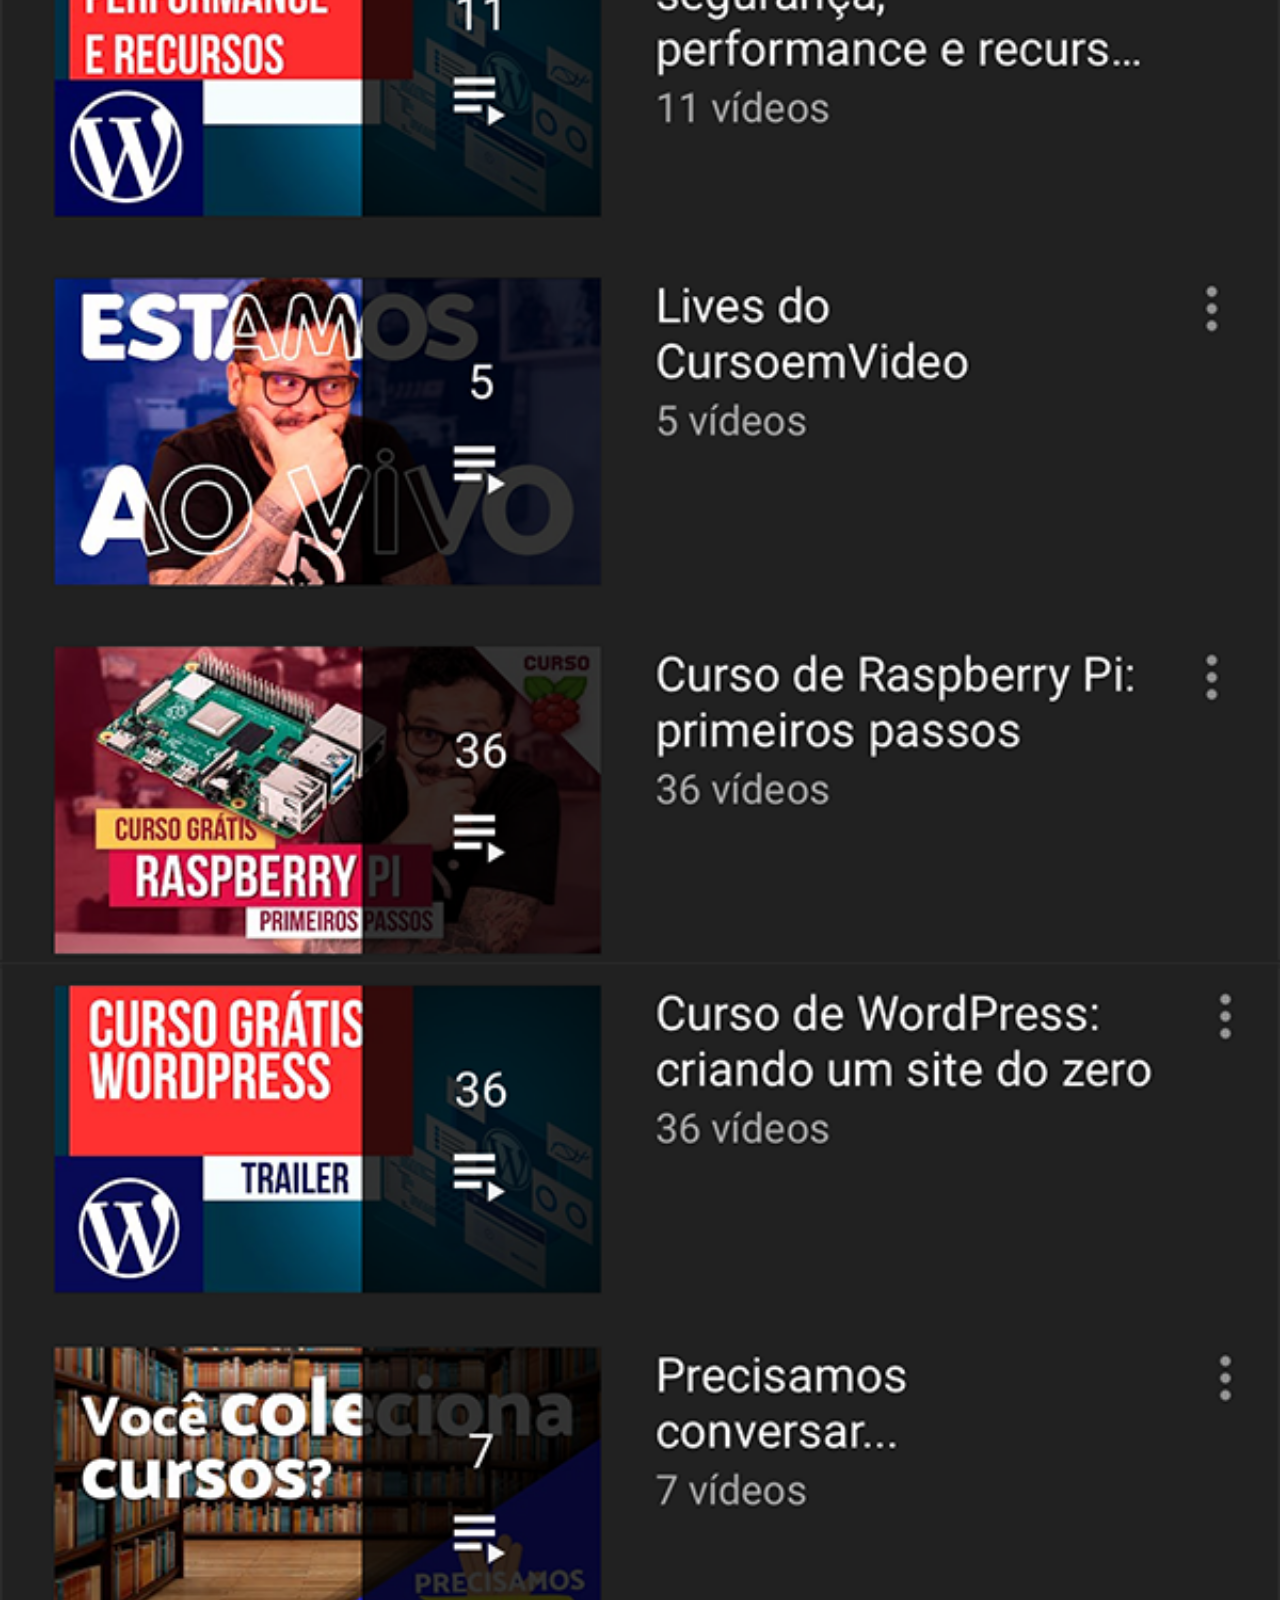
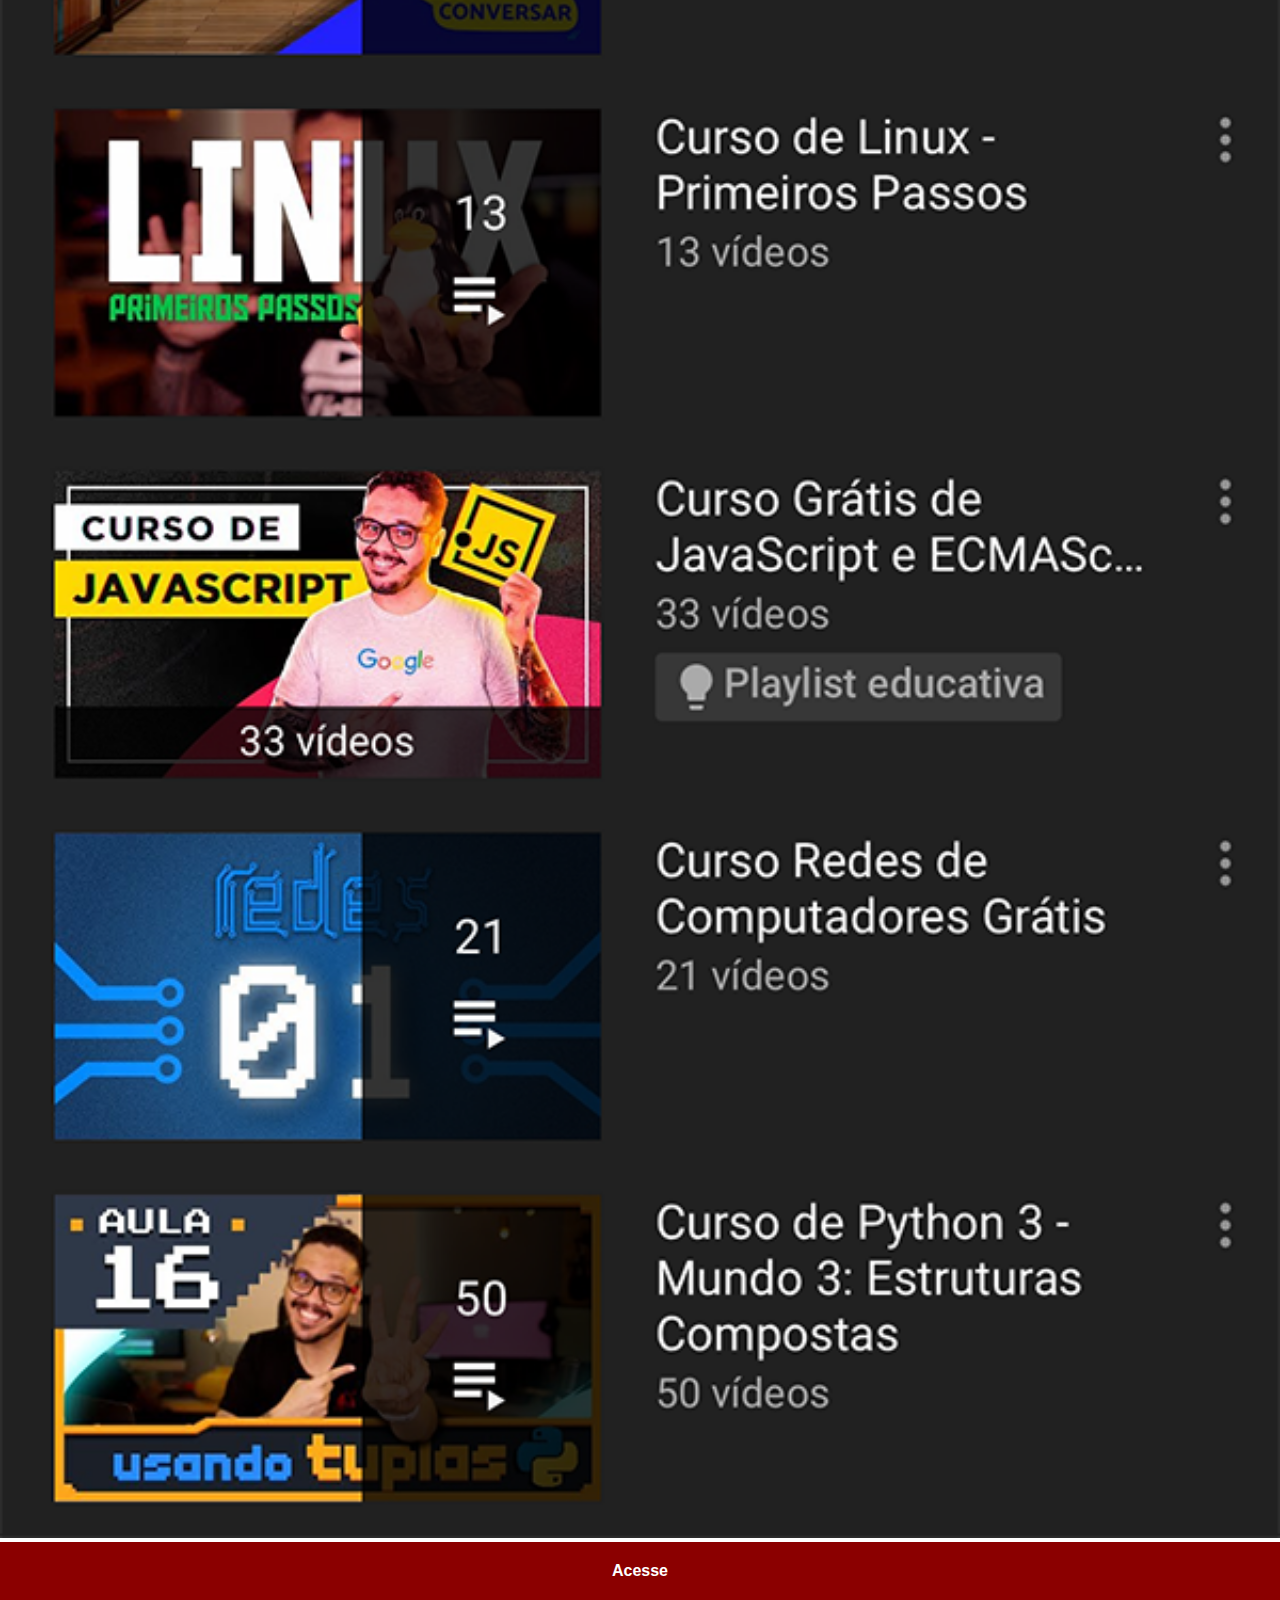
<file: youtube.html>
<!DOCTYPE html>
<html lang="pt-br">
<head>
  <meta charset="UTF-8">
  <meta http-equiv="X-UA-Compatible" content="IE=edge">
  <meta name="viewport" content="width=device-width, initial-scale=1.0">
  <title>Youtube</title>
  <link rel="stylesheet" href="estilos/social.css">    
</head>
<body>
  <img src="imagens/tela-youtube.png" alt="Youtube">
  <a href="https://www.youtube.com/watch?v=S6jGDTJvP-s" target="_blank">Acesse</a>
</body>
</html>
</file>
<file: estilos/style.css>
@charset "UTF-8";

* {
  margin: 0px;
  padding: 0px;
  font-family: Arial, Helvetica, sans-serif;
}

html, body {
  height: 100vh;
  width: 100vw;
  background-color: black;
  background-size: cover;
  background-attachment: fixed;
}

body {
  background: url(../imagens/fundo-madeira.jpg) no-repeat top center; 
}

main {
  height: 100vh;
  position: relative;
}

#telefone {
  position: absolute;
  top: 50%;
  left: 50%;
  transform: translate(-50%, -50%);

  height: 627px;
  width: 311px;
  background: url('../imagens/frame-iphone.png') no-repeat;
}

#tela {
  position: relative;
  top: 80px;
  left: 22px;
  width: 267px;
  height: 471px;
}

#redes-sociais {
  text-align: right;
}

#redes-sociais img {
  width: 50px;
  margin: 10px;
  border-radius: 50%;
  box-shadow: 2px 2px 5px rgba(0, 0, 0, 0.493);
  box-sizing: border-box;
}

#redes-sociais img:hover {
  border: 2px solid rgba(255, 255, 255, 0.61);
  transform: translate(-3px, -3px);
  box-shadow: 5px 5px 10px rgba(0, 0, 0, 0.664);
  transition: transform .3s, border 0.7s;
}
</file>
<file: estilos/social.css>
@charset "UTF-8";


* {
      margin: 0px;
      padding: 0px;
      font-family: Arial, Helvetica, sans-serif;
    }

    ::-webkit-scrollbar {
      width: 0px;
      height: 0px;
    }

    img {
      width: 100vw;
    }

    a {
      display: block;
      background-color: darkred;
      color: white;
      padding: 20px;
      text-align: center;
      font-weight: bolder;
      text-decoration: none;
    }

    a:hover {
      background-color: red;
    }
</file>
